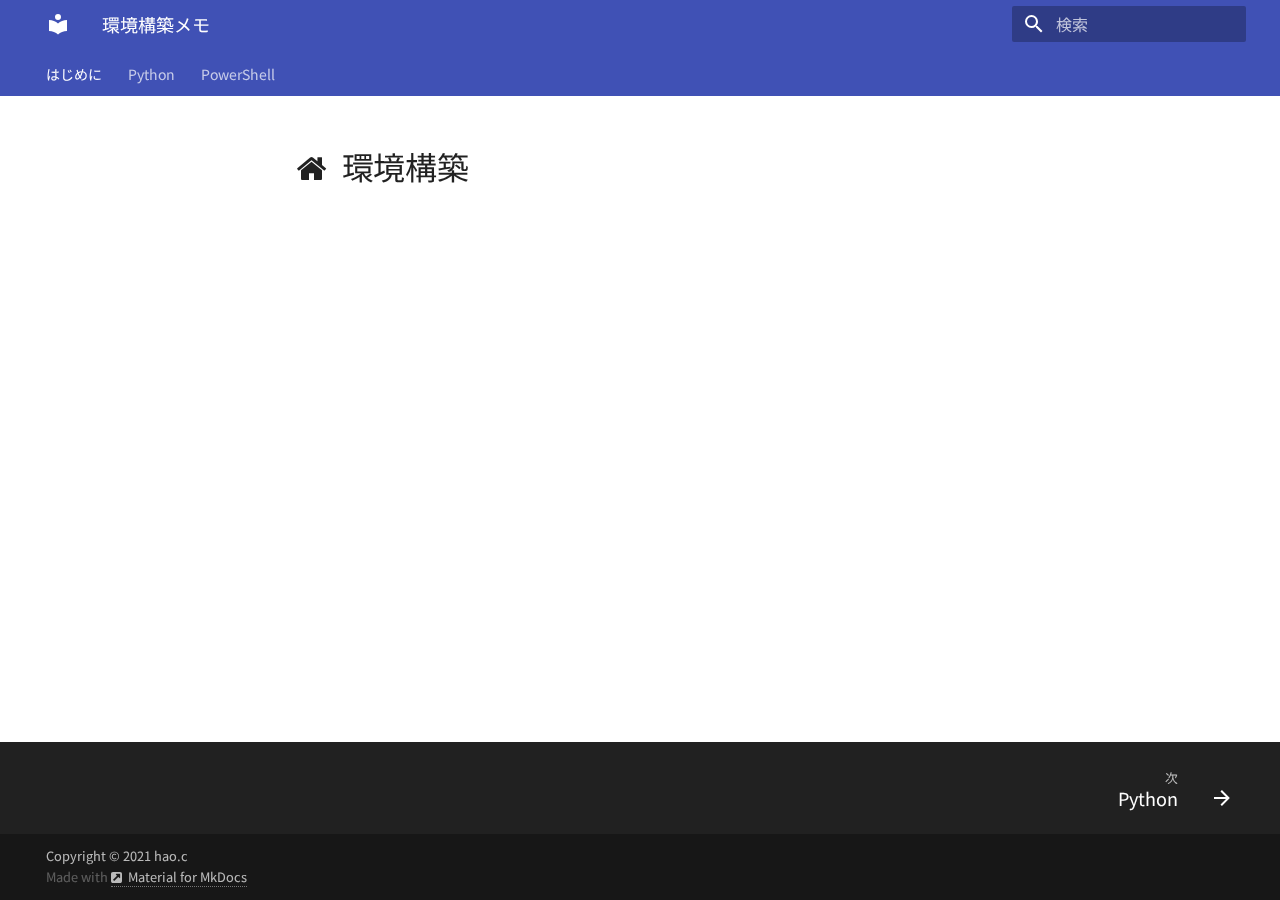
<file: index.html>
<!doctype html>
<html lang="ja" class="no-js">
  <head>
    
      <meta charset="utf-8">
      <meta name="viewport" content="width=device-width,initial-scale=1">
      
      
      
      
      <link rel="icon" href="assets/images/favicon.png">
      <meta name="generator" content="mkdocs-1.2.2, mkdocs-material-7.2.4">
    
    
      
        <title>環境構築メモ</title>
      
    
    
      <link rel="stylesheet" href="assets/stylesheets/main.f7f47774.min.css">
      
        
        <link rel="stylesheet" href="assets/stylesheets/palette.3f5d1f46.min.css">
        
      
    
    
    
      
        
        <link rel="preconnect" href="https://fonts.gstatic.com" crossorigin>
        <link rel="stylesheet" href="https://fonts.googleapis.com/css?family=Noto+Sans+JP:300,400,400i,700%7CInconsolata&display=fallback">
        <style>:root{--md-text-font-family:"Noto Sans JP";--md-code-font-family:"Inconsolata"}</style>
      
    
    
    
      <link rel="stylesheet" href="stylesheets/extra.css">
    
      <link rel="stylesheet" href="https://stackpath.bootstrapcdn.com/font-awesome/4.7.0/css/font-awesome.min.css">
    
    
      


    
    
  </head>
  
  
    
    
    
    
    
    <body dir="ltr" data-md-color-scheme="" data-md-color-primary="none" data-md-color-accent="none">
  
    
    <script>function __prefix(e){return new URL(".",location).pathname+"."+e}function __get(e,t=localStorage){return JSON.parse(t.getItem(__prefix(e)))}</script>
    
    <input class="md-toggle" data-md-toggle="drawer" type="checkbox" id="__drawer" autocomplete="off">
    <input class="md-toggle" data-md-toggle="search" type="checkbox" id="__search" autocomplete="off">
    <label class="md-overlay" for="__drawer"></label>
    <div data-md-component="skip">
      
        
        <a href="#_1" class="md-skip">
          コンテンツにスキップ
        </a>
      
    </div>
    <div data-md-component="announce">
      
    </div>
    
      <header class="md-header" data-md-component="header">
  <nav class="md-header__inner md-grid" aria-label="ヘッダー">
    <a href="." title="環境構築メモ" class="md-header__button md-logo" aria-label="環境構築メモ" data-md-component="logo">
      
  
  <svg xmlns="http://www.w3.org/2000/svg" viewBox="0 0 24 24"><path d="M12 8a3 3 0 0 0 3-3 3 3 0 0 0-3-3 3 3 0 0 0-3 3 3 3 0 0 0 3 3m0 3.54C9.64 9.35 6.5 8 3 8v11c3.5 0 6.64 1.35 9 3.54 2.36-2.19 5.5-3.54 9-3.54V8c-3.5 0-6.64 1.35-9 3.54z"/></svg>

    </a>
    <label class="md-header__button md-icon" for="__drawer">
      <svg xmlns="http://www.w3.org/2000/svg" viewBox="0 0 24 24"><path d="M3 6h18v2H3V6m0 5h18v2H3v-2m0 5h18v2H3v-2z"/></svg>
    </label>
    <div class="md-header__title" data-md-component="header-title">
      <div class="md-header__ellipsis">
        <div class="md-header__topic">
          <span class="md-ellipsis">
            環境構築メモ
          </span>
        </div>
        <div class="md-header__topic" data-md-component="header-topic">
          <span class="md-ellipsis">
            
              はじめに
            
          </span>
        </div>
      </div>
    </div>
    
    
    
      <label class="md-header__button md-icon" for="__search">
        <svg xmlns="http://www.w3.org/2000/svg" viewBox="0 0 24 24"><path d="M9.5 3A6.5 6.5 0 0 1 16 9.5c0 1.61-.59 3.09-1.56 4.23l.27.27h.79l5 5-1.5 1.5-5-5v-.79l-.27-.27A6.516 6.516 0 0 1 9.5 16 6.5 6.5 0 0 1 3 9.5 6.5 6.5 0 0 1 9.5 3m0 2C7 5 5 7 5 9.5S7 14 9.5 14 14 12 14 9.5 12 5 9.5 5z"/></svg>
      </label>
      
<div class="md-search" data-md-component="search" role="dialog">
  <label class="md-search__overlay" for="__search"></label>
  <div class="md-search__inner" role="search">
    <form class="md-search__form" name="search">
      <input type="text" class="md-search__input" name="query" aria-label="検索" placeholder="検索" autocapitalize="off" autocorrect="off" autocomplete="off" spellcheck="false" data-md-component="search-query" required>
      <label class="md-search__icon md-icon" for="__search">
        <svg xmlns="http://www.w3.org/2000/svg" viewBox="0 0 24 24"><path d="M9.5 3A6.5 6.5 0 0 1 16 9.5c0 1.61-.59 3.09-1.56 4.23l.27.27h.79l5 5-1.5 1.5-5-5v-.79l-.27-.27A6.516 6.516 0 0 1 9.5 16 6.5 6.5 0 0 1 3 9.5 6.5 6.5 0 0 1 9.5 3m0 2C7 5 5 7 5 9.5S7 14 9.5 14 14 12 14 9.5 12 5 9.5 5z"/></svg>
        <svg xmlns="http://www.w3.org/2000/svg" viewBox="0 0 24 24"><path d="M20 11v2H8l5.5 5.5-1.42 1.42L4.16 12l7.92-7.92L13.5 5.5 8 11h12z"/></svg>
      </label>
      <nav class="md-search__options" aria-label="Search">
        
        <button type="reset" class="md-search__icon md-icon" aria-label="クリア" tabindex="-1">
          <svg xmlns="http://www.w3.org/2000/svg" viewBox="0 0 24 24"><path d="M19 6.41 17.59 5 12 10.59 6.41 5 5 6.41 10.59 12 5 17.59 6.41 19 12 13.41 17.59 19 19 17.59 13.41 12 19 6.41z"/></svg>
        </button>
      </nav>
      
    </form>
    <div class="md-search__output">
      <div class="md-search__scrollwrap" data-md-scrollfix>
        <div class="md-search-result" data-md-component="search-result">
          <div class="md-search-result__meta">
            検索を初期化
          </div>
          <ol class="md-search-result__list"></ol>
        </div>
      </div>
    </div>
  </div>
</div>
    
    
  </nav>
</header>
    
    <div class="md-container" data-md-component="container">
      
      
        
          
<nav class="md-tabs" aria-label="タブ" data-md-component="tabs">
  <div class="md-tabs__inner md-grid">
    <ul class="md-tabs__list">
      
        
  
  
    
  


  <li class="md-tabs__item">
    <a href="." class="md-tabs__link md-tabs__link--active">
      はじめに
    </a>
  </li>

      
        
  
  


  <li class="md-tabs__item">
    <a href="python/" class="md-tabs__link">
      Python
    </a>
  </li>

      
        
  
  


  <li class="md-tabs__item">
    <a href="powershell/" class="md-tabs__link">
      PowerShell
    </a>
  </li>

      
    </ul>
  </div>
</nav>
        
      
      <main class="md-main" data-md-component="main">
        <div class="md-main__inner md-grid">
          
            
              
              <div class="md-sidebar md-sidebar--primary" data-md-component="sidebar" data-md-type="navigation" >
                <div class="md-sidebar__scrollwrap">
                  <div class="md-sidebar__inner">
                    

  


<nav class="md-nav md-nav--primary md-nav--lifted" aria-label="ナビゲーション" data-md-level="0">
  <label class="md-nav__title" for="__drawer">
    <a href="." title="環境構築メモ" class="md-nav__button md-logo" aria-label="環境構築メモ" data-md-component="logo">
      
  
  <svg xmlns="http://www.w3.org/2000/svg" viewBox="0 0 24 24"><path d="M12 8a3 3 0 0 0 3-3 3 3 0 0 0-3-3 3 3 0 0 0-3 3 3 3 0 0 0 3 3m0 3.54C9.64 9.35 6.5 8 3 8v11c3.5 0 6.64 1.35 9 3.54 2.36-2.19 5.5-3.54 9-3.54V8c-3.5 0-6.64 1.35-9 3.54z"/></svg>

    </a>
    環境構築メモ
  </label>
  
  <ul class="md-nav__list" data-md-scrollfix>
    
      
      
      

  
  
    
  
  
    <li class="md-nav__item md-nav__item--active">
      
      <input class="md-nav__toggle md-toggle" data-md-toggle="toc" type="checkbox" id="__toc">
      
      
        
      
      
      <a href="." class="md-nav__link md-nav__link--active">
        はじめに
      </a>
      
    </li>
  

    
      
      
      

  
  
  
    <li class="md-nav__item">
      <a href="python/" class="md-nav__link">
        Python
      </a>
    </li>
  

    
      
      
      

  
  
  
    <li class="md-nav__item">
      <a href="powershell/" class="md-nav__link">
        PowerShell
      </a>
    </li>
  

    
  </ul>
</nav>
                  </div>
                </div>
              </div>
            
            
              
              <div class="md-sidebar md-sidebar--secondary" data-md-component="sidebar" data-md-type="toc" >
                <div class="md-sidebar__scrollwrap">
                  <div class="md-sidebar__inner">
                    
<nav class="md-nav md-nav--secondary" aria-label="目次">
  
  
  
    
  
  
</nav>
                  </div>
                </div>
              </div>
            
          
          <div class="md-content" data-md-component="content">
            <article class="md-content__inner md-typeset">
              
                
                
                <h1 id="_1">環境構築</h1>
                
              
              
                


              
            </article>
          </div>
        </div>
        
      </main>
      
        
<footer class="md-footer">
  
    <nav class="md-footer__inner md-grid" aria-label="フッター">
      
      
        
        <a href="python/" class="md-footer__link md-footer__link--next" aria-label="次: Python" rel="next">
          <div class="md-footer__title">
            <div class="md-ellipsis">
              <span class="md-footer__direction">
                次
              </span>
              Python
            </div>
          </div>
          <div class="md-footer__button md-icon">
            <svg xmlns="http://www.w3.org/2000/svg" viewBox="0 0 24 24"><path d="M4 11v2h12l-5.5 5.5 1.42 1.42L19.84 12l-7.92-7.92L10.5 5.5 16 11H4z"/></svg>
          </div>
        </a>
      
    </nav>
  
  <div class="md-footer-meta md-typeset">
    <div class="md-footer-meta__inner md-grid">
      <div class="md-footer-copyright">
        
          <div class="md-footer-copyright__highlight">
            Copyright &copy 2021 hao.c
          </div>
        
        Made with
        <a href="https://squidfunk.github.io/mkdocs-material/" target="_blank" rel="noopener">
          Material for MkDocs
        </a>
        
      </div>
      
    </div>
  </div>
</footer>
      
    </div>
    <div class="md-dialog" data-md-component="dialog">
      <div class="md-dialog__inner md-typeset"></div>
    </div>
    <script id="__config" type="application/json">{"base": ".", "features": ["navigation.instant", "navigation.tabs"], "translations": {"clipboard.copy": "\u30af\u30ea\u30c3\u30d7\u30dc\u30fc\u30c9\u3078\u30b3\u30d4\u30fc", "clipboard.copied": "\u30b3\u30d4\u30fc\u3057\u307e\u3057\u305f", "search.config.lang": "ja", "search.config.pipeline": "trimmer, stemmer", "search.config.separator": "[\\s\\-\u3000\u3001\u3002\uff0c\uff0e]+", "search.placeholder": "\u691c\u7d22", "search.result.placeholder": "\u691c\u7d22\u30ad\u30fc\u30ef\u30fc\u30c9\u3092\u5165\u529b\u3057\u3066\u304f\u3060\u3055\u3044", "search.result.none": "\u4f55\u3082\u898b\u3064\u304b\u308a\u307e\u305b\u3093\u3067\u3057\u305f", "search.result.one": "1\u4ef6\u898b\u3064\u304b\u308a\u307e\u3057\u305f", "search.result.other": "#\u4ef6\u898b\u3064\u304b\u308a\u307e\u3057\u305f", "search.result.more.one": "\u3053\u306e\u30da\u30fc\u30b8\u5185\u306b\u3082\u30461\u4ef6\u898b\u3064\u304b\u308a\u307e\u3057\u305f", "search.result.more.other": "\u3053\u306e\u30da\u30fc\u30b8\u5185\u306b\u3042\u3068#\u4ef6\u898b\u3064\u304b\u308a\u307e\u3057\u305f", "search.result.term.missing": "\u691c\u7d22\u306b\u542b\u307e\u308c\u306a\u3044", "select.version.title": "Select version"}, "search": "assets/javascripts/workers/search.709b4209.min.js", "version": null}</script>
    
    
      <script src="assets/javascripts/bundle.febc23d1.min.js"></script>
      
    
  </body>
</html>
</file>
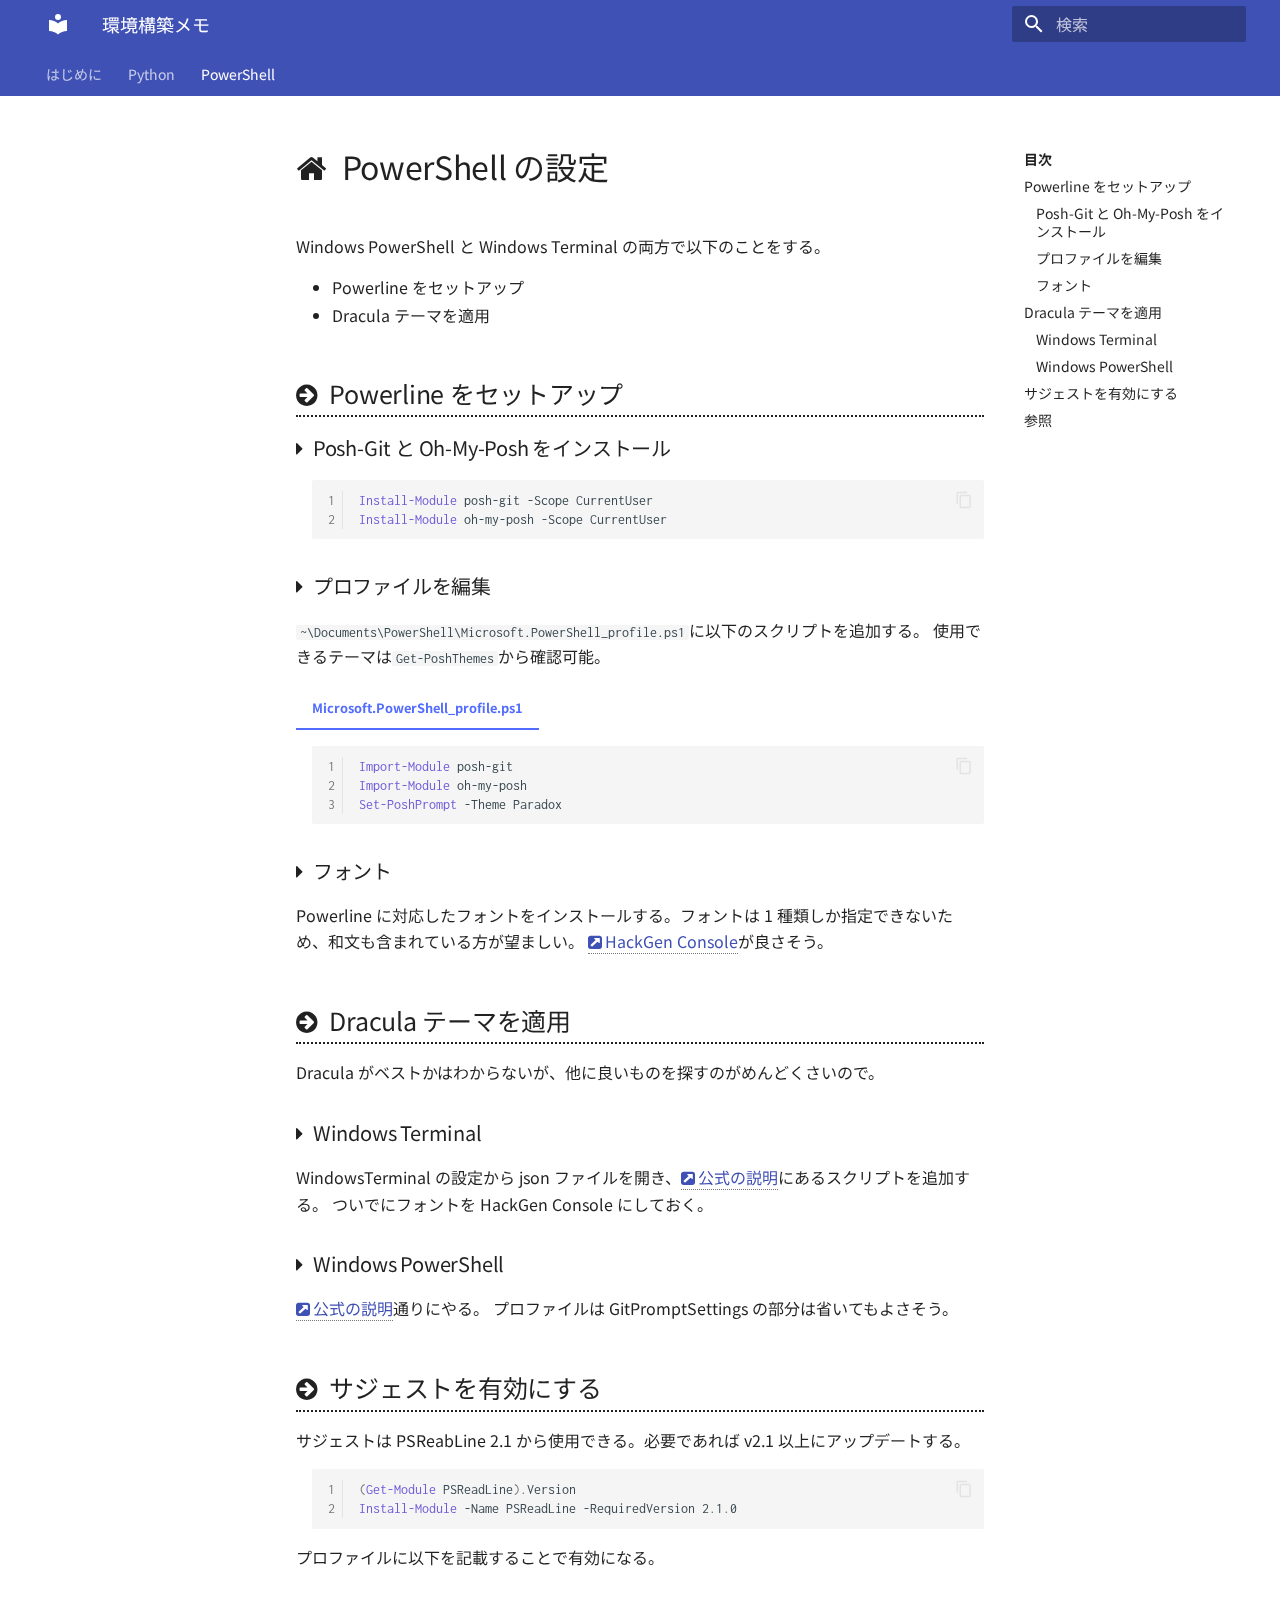
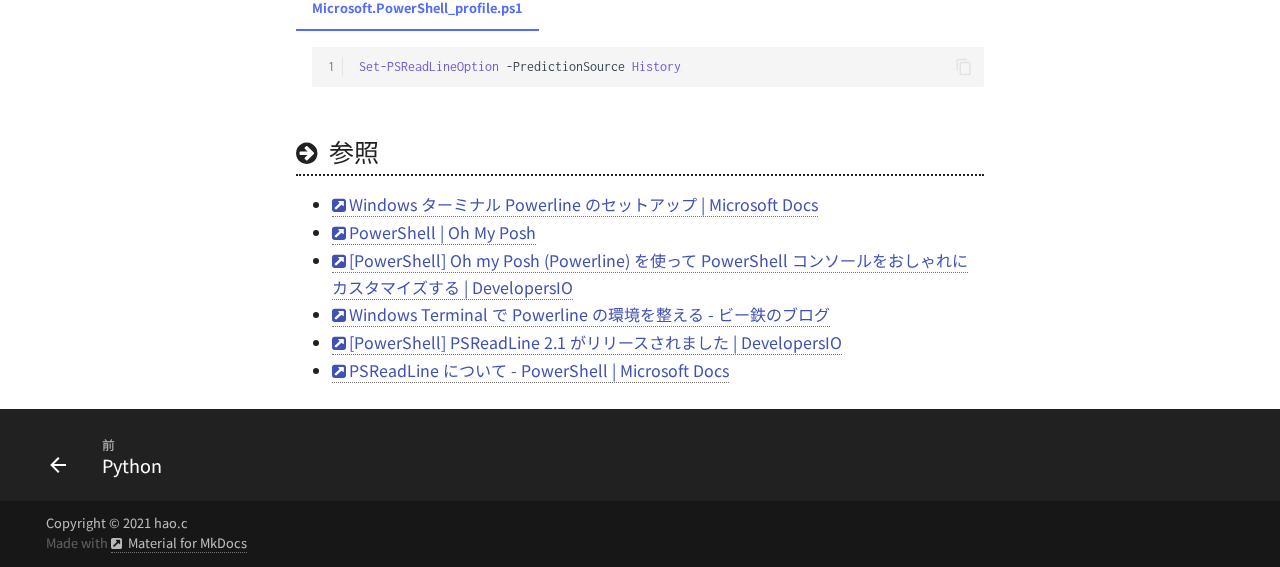
<file: powershell/index.html>
<!doctype html>
<html lang="ja" class="no-js">
  <head>
    
      <meta charset="utf-8">
      <meta name="viewport" content="width=device-width,initial-scale=1">
      
      
      
      
      <link rel="icon" href="../assets/images/favicon.png">
      <meta name="generator" content="mkdocs-1.2.2, mkdocs-material-7.2.4">
    
    
      
        <title>PowerShell - 環境構築メモ</title>
      
    
    
      <link rel="stylesheet" href="../assets/stylesheets/main.f7f47774.min.css">
      
        
        <link rel="stylesheet" href="../assets/stylesheets/palette.3f5d1f46.min.css">
        
      
    
    
    
      
        
        <link rel="preconnect" href="https://fonts.gstatic.com" crossorigin>
        <link rel="stylesheet" href="https://fonts.googleapis.com/css?family=Noto+Sans+JP:300,400,400i,700%7CInconsolata&display=fallback">
        <style>:root{--md-text-font-family:"Noto Sans JP";--md-code-font-family:"Inconsolata"}</style>
      
    
    
    
      <link rel="stylesheet" href="../stylesheets/extra.css">
    
      <link rel="stylesheet" href="https://stackpath.bootstrapcdn.com/font-awesome/4.7.0/css/font-awesome.min.css">
    
    
      


    
    
  </head>
  
  
    
    
    
    
    
    <body dir="ltr" data-md-color-scheme="" data-md-color-primary="none" data-md-color-accent="none">
  
    
    <script>function __prefix(e){return new URL("..",location).pathname+"."+e}function __get(e,t=localStorage){return JSON.parse(t.getItem(__prefix(e)))}</script>
    
    <input class="md-toggle" data-md-toggle="drawer" type="checkbox" id="__drawer" autocomplete="off">
    <input class="md-toggle" data-md-toggle="search" type="checkbox" id="__search" autocomplete="off">
    <label class="md-overlay" for="__drawer"></label>
    <div data-md-component="skip">
      
        
        <a href="#powershell" class="md-skip">
          コンテンツにスキップ
        </a>
      
    </div>
    <div data-md-component="announce">
      
    </div>
    
      <header class="md-header" data-md-component="header">
  <nav class="md-header__inner md-grid" aria-label="ヘッダー">
    <a href=".." title="環境構築メモ" class="md-header__button md-logo" aria-label="環境構築メモ" data-md-component="logo">
      
  
  <svg xmlns="http://www.w3.org/2000/svg" viewBox="0 0 24 24"><path d="M12 8a3 3 0 0 0 3-3 3 3 0 0 0-3-3 3 3 0 0 0-3 3 3 3 0 0 0 3 3m0 3.54C9.64 9.35 6.5 8 3 8v11c3.5 0 6.64 1.35 9 3.54 2.36-2.19 5.5-3.54 9-3.54V8c-3.5 0-6.64 1.35-9 3.54z"/></svg>

    </a>
    <label class="md-header__button md-icon" for="__drawer">
      <svg xmlns="http://www.w3.org/2000/svg" viewBox="0 0 24 24"><path d="M3 6h18v2H3V6m0 5h18v2H3v-2m0 5h18v2H3v-2z"/></svg>
    </label>
    <div class="md-header__title" data-md-component="header-title">
      <div class="md-header__ellipsis">
        <div class="md-header__topic">
          <span class="md-ellipsis">
            環境構築メモ
          </span>
        </div>
        <div class="md-header__topic" data-md-component="header-topic">
          <span class="md-ellipsis">
            
              PowerShell
            
          </span>
        </div>
      </div>
    </div>
    
    
    
      <label class="md-header__button md-icon" for="__search">
        <svg xmlns="http://www.w3.org/2000/svg" viewBox="0 0 24 24"><path d="M9.5 3A6.5 6.5 0 0 1 16 9.5c0 1.61-.59 3.09-1.56 4.23l.27.27h.79l5 5-1.5 1.5-5-5v-.79l-.27-.27A6.516 6.516 0 0 1 9.5 16 6.5 6.5 0 0 1 3 9.5 6.5 6.5 0 0 1 9.5 3m0 2C7 5 5 7 5 9.5S7 14 9.5 14 14 12 14 9.5 12 5 9.5 5z"/></svg>
      </label>
      
<div class="md-search" data-md-component="search" role="dialog">
  <label class="md-search__overlay" for="__search"></label>
  <div class="md-search__inner" role="search">
    <form class="md-search__form" name="search">
      <input type="text" class="md-search__input" name="query" aria-label="検索" placeholder="検索" autocapitalize="off" autocorrect="off" autocomplete="off" spellcheck="false" data-md-component="search-query" required>
      <label class="md-search__icon md-icon" for="__search">
        <svg xmlns="http://www.w3.org/2000/svg" viewBox="0 0 24 24"><path d="M9.5 3A6.5 6.5 0 0 1 16 9.5c0 1.61-.59 3.09-1.56 4.23l.27.27h.79l5 5-1.5 1.5-5-5v-.79l-.27-.27A6.516 6.516 0 0 1 9.5 16 6.5 6.5 0 0 1 3 9.5 6.5 6.5 0 0 1 9.5 3m0 2C7 5 5 7 5 9.5S7 14 9.5 14 14 12 14 9.5 12 5 9.5 5z"/></svg>
        <svg xmlns="http://www.w3.org/2000/svg" viewBox="0 0 24 24"><path d="M20 11v2H8l5.5 5.5-1.42 1.42L4.16 12l7.92-7.92L13.5 5.5 8 11h12z"/></svg>
      </label>
      <nav class="md-search__options" aria-label="Search">
        
        <button type="reset" class="md-search__icon md-icon" aria-label="クリア" tabindex="-1">
          <svg xmlns="http://www.w3.org/2000/svg" viewBox="0 0 24 24"><path d="M19 6.41 17.59 5 12 10.59 6.41 5 5 6.41 10.59 12 5 17.59 6.41 19 12 13.41 17.59 19 19 17.59 13.41 12 19 6.41z"/></svg>
        </button>
      </nav>
      
    </form>
    <div class="md-search__output">
      <div class="md-search__scrollwrap" data-md-scrollfix>
        <div class="md-search-result" data-md-component="search-result">
          <div class="md-search-result__meta">
            検索を初期化
          </div>
          <ol class="md-search-result__list"></ol>
        </div>
      </div>
    </div>
  </div>
</div>
    
    
  </nav>
</header>
    
    <div class="md-container" data-md-component="container">
      
      
        
          
<nav class="md-tabs" aria-label="タブ" data-md-component="tabs">
  <div class="md-tabs__inner md-grid">
    <ul class="md-tabs__list">
      
        
  
  


  <li class="md-tabs__item">
    <a href=".." class="md-tabs__link">
      はじめに
    </a>
  </li>

      
        
  
  


  <li class="md-tabs__item">
    <a href="../python/" class="md-tabs__link">
      Python
    </a>
  </li>

      
        
  
  
    
  


  <li class="md-tabs__item">
    <a href="./" class="md-tabs__link md-tabs__link--active">
      PowerShell
    </a>
  </li>

      
    </ul>
  </div>
</nav>
        
      
      <main class="md-main" data-md-component="main">
        <div class="md-main__inner md-grid">
          
            
              
              <div class="md-sidebar md-sidebar--primary" data-md-component="sidebar" data-md-type="navigation" >
                <div class="md-sidebar__scrollwrap">
                  <div class="md-sidebar__inner">
                    

  


<nav class="md-nav md-nav--primary md-nav--lifted" aria-label="ナビゲーション" data-md-level="0">
  <label class="md-nav__title" for="__drawer">
    <a href=".." title="環境構築メモ" class="md-nav__button md-logo" aria-label="環境構築メモ" data-md-component="logo">
      
  
  <svg xmlns="http://www.w3.org/2000/svg" viewBox="0 0 24 24"><path d="M12 8a3 3 0 0 0 3-3 3 3 0 0 0-3-3 3 3 0 0 0-3 3 3 3 0 0 0 3 3m0 3.54C9.64 9.35 6.5 8 3 8v11c3.5 0 6.64 1.35 9 3.54 2.36-2.19 5.5-3.54 9-3.54V8c-3.5 0-6.64 1.35-9 3.54z"/></svg>

    </a>
    環境構築メモ
  </label>
  
  <ul class="md-nav__list" data-md-scrollfix>
    
      
      
      

  
  
  
    <li class="md-nav__item">
      <a href=".." class="md-nav__link">
        はじめに
      </a>
    </li>
  

    
      
      
      

  
  
  
    <li class="md-nav__item">
      <a href="../python/" class="md-nav__link">
        Python
      </a>
    </li>
  

    
      
      
      

  
  
    
  
  
    <li class="md-nav__item md-nav__item--active">
      
      <input class="md-nav__toggle md-toggle" data-md-toggle="toc" type="checkbox" id="__toc">
      
      
        
      
      
        <label class="md-nav__link md-nav__link--active" for="__toc">
          PowerShell
          <span class="md-nav__icon md-icon"></span>
        </label>
      
      <a href="./" class="md-nav__link md-nav__link--active">
        PowerShell
      </a>
      
        
<nav class="md-nav md-nav--secondary" aria-label="目次">
  
  
  
    
  
  
    <label class="md-nav__title" for="__toc">
      <span class="md-nav__icon md-icon"></span>
      目次
    </label>
    <ul class="md-nav__list" data-md-component="toc" data-md-scrollfix>
      
        <li class="md-nav__item">
  <a href="#powerline" class="md-nav__link">
    Powerline をセットアップ
  </a>
  
    <nav class="md-nav" aria-label="Powerline をセットアップ">
      <ul class="md-nav__list">
        
          <li class="md-nav__item">
  <a href="#posh-git-oh-my-posh" class="md-nav__link">
    Posh-Git と Oh-My-Posh をインストール
  </a>
  
</li>
        
          <li class="md-nav__item">
  <a href="#_1" class="md-nav__link">
    プロファイルを編集
  </a>
  
</li>
        
          <li class="md-nav__item">
  <a href="#_2" class="md-nav__link">
    フォント
  </a>
  
</li>
        
      </ul>
    </nav>
  
</li>
      
        <li class="md-nav__item">
  <a href="#dracula" class="md-nav__link">
    Dracula テーマを適用
  </a>
  
    <nav class="md-nav" aria-label="Dracula テーマを適用">
      <ul class="md-nav__list">
        
          <li class="md-nav__item">
  <a href="#windows-terminal" class="md-nav__link">
    Windows Terminal
  </a>
  
</li>
        
          <li class="md-nav__item">
  <a href="#windows-powershell" class="md-nav__link">
    Windows PowerShell
  </a>
  
</li>
        
      </ul>
    </nav>
  
</li>
      
        <li class="md-nav__item">
  <a href="#_3" class="md-nav__link">
    サジェストを有効にする
  </a>
  
</li>
      
        <li class="md-nav__item">
  <a href="#_4" class="md-nav__link">
    参照
  </a>
  
</li>
      
    </ul>
  
</nav>
      
    </li>
  

    
  </ul>
</nav>
                  </div>
                </div>
              </div>
            
            
              
              <div class="md-sidebar md-sidebar--secondary" data-md-component="sidebar" data-md-type="toc" >
                <div class="md-sidebar__scrollwrap">
                  <div class="md-sidebar__inner">
                    
<nav class="md-nav md-nav--secondary" aria-label="目次">
  
  
  
    
  
  
    <label class="md-nav__title" for="__toc">
      <span class="md-nav__icon md-icon"></span>
      目次
    </label>
    <ul class="md-nav__list" data-md-component="toc" data-md-scrollfix>
      
        <li class="md-nav__item">
  <a href="#powerline" class="md-nav__link">
    Powerline をセットアップ
  </a>
  
    <nav class="md-nav" aria-label="Powerline をセットアップ">
      <ul class="md-nav__list">
        
          <li class="md-nav__item">
  <a href="#posh-git-oh-my-posh" class="md-nav__link">
    Posh-Git と Oh-My-Posh をインストール
  </a>
  
</li>
        
          <li class="md-nav__item">
  <a href="#_1" class="md-nav__link">
    プロファイルを編集
  </a>
  
</li>
        
          <li class="md-nav__item">
  <a href="#_2" class="md-nav__link">
    フォント
  </a>
  
</li>
        
      </ul>
    </nav>
  
</li>
      
        <li class="md-nav__item">
  <a href="#dracula" class="md-nav__link">
    Dracula テーマを適用
  </a>
  
    <nav class="md-nav" aria-label="Dracula テーマを適用">
      <ul class="md-nav__list">
        
          <li class="md-nav__item">
  <a href="#windows-terminal" class="md-nav__link">
    Windows Terminal
  </a>
  
</li>
        
          <li class="md-nav__item">
  <a href="#windows-powershell" class="md-nav__link">
    Windows PowerShell
  </a>
  
</li>
        
      </ul>
    </nav>
  
</li>
      
        <li class="md-nav__item">
  <a href="#_3" class="md-nav__link">
    サジェストを有効にする
  </a>
  
</li>
      
        <li class="md-nav__item">
  <a href="#_4" class="md-nav__link">
    参照
  </a>
  
</li>
      
    </ul>
  
</nav>
                  </div>
                </div>
              </div>
            
          
          <div class="md-content" data-md-component="content">
            <article class="md-content__inner md-typeset">
              
                
                
                <h1 id="powershell">PowerShell の設定</h1>
<p>Windows PowerShell と Windows Terminal の両方で以下のことをする。</p>
<ul>
<li>Powerline をセットアップ</li>
<li>Dracula テーマを適用</li>
</ul>
<h2 id="powerline">Powerline をセットアップ</h2>
<h3 id="posh-git-oh-my-posh">Posh-Git と Oh-My-Posh をインストール</h3>
<table class="highlighttable"><tr><td class="linenos"><div class="linenodiv"><pre><span></span><span class="normal">1</span>
<span class="normal">2</span></pre></div></td><td class="code"><div class="highlight"><pre><span></span><code><span class="nb">Install-Module</span> <span class="n">posh-git</span> <span class="n">-Scope</span> <span class="n">CurrentUser</span>
<span class="nb">Install-Module</span> <span class="n">oh-my-posh</span> <span class="n">-Scope</span> <span class="n">CurrentUser</span>
</code></pre></div>
</td></tr></table>
<h3 id="_1">プロファイルを編集</h3>
<p><code>~\Documents\PowerShell\Microsoft.PowerShell_profile.ps1</code>に以下のスクリプトを追加する。
使用できるテーマは<code>Get-PoshThemes</code>から確認可能。</p>
<div class="tabbed-set" data-tabs="1:1"><input checked="checked" id="__tabbed_1_1" name="__tabbed_1" type="radio" /><label for="__tabbed_1_1">Microsoft.PowerShell_profile.ps1</label><div class="tabbed-content"></div>
</div>
<table class="highlighttable"><tr><td class="linenos"><div class="linenodiv"><pre><span></span><span class="normal">1</span>
<span class="normal">2</span>
<span class="normal">3</span></pre></div></td><td class="code"><div class="highlight"><pre><span></span><code><span class="nb">Import-Module</span> <span class="n">posh-git</span>
<span class="nb">Import-Module</span> <span class="n">oh-my-posh</span>
<span class="nb">Set-PoshPrompt</span> <span class="n">-Theme</span> <span class="n">Paradox</span>
</code></pre></div>
</td></tr></table>
<h3 id="_2">フォント</h3>
<p>Powerline に対応したフォントをインストールする。フォントは 1 種類しか指定できないため、和文も含まれている方が望ましい。
<a href="https://github.com/yuru7/HackGen">HackGen Console</a>が良さそう。</p>
<h2 id="dracula">Dracula テーマを適用</h2>
<p>Dracula がベストかはわからないが、他に良いものを探すのがめんどくさいので。</p>
<h3 id="windows-terminal">Windows Terminal</h3>
<p>WindowsTerminal の設定から json ファイルを開き、<a href="https://draculatheme.com/windows-terminal">公式の説明</a>にあるスクリプトを追加する。
ついでにフォントを HackGen Console にしておく。</p>
<h3 id="windows-powershell">Windows PowerShell</h3>
<p><a href="https://draculatheme.com/powershell">公式の説明</a>通りにやる。
プロファイルは GitPromptSettings の部分は省いてもよさそう。</p>
<h2 id="_3">サジェストを有効にする</h2>
<p>サジェストは PSReabLine 2.1 から使用できる。必要であれば v2.1 以上にアップデートする。</p>
<table class="highlighttable"><tr><td class="linenos"><div class="linenodiv"><pre><span></span><span class="normal">1</span>
<span class="normal">2</span></pre></div></td><td class="code"><div class="highlight"><pre><span></span><code><span class="p">(</span><span class="nb">Get-Module</span> <span class="n">PSReadLine</span><span class="p">).</span><span class="n">Version</span>
<span class="nb">Install-Module</span> <span class="n">-Name</span> <span class="n">PSReadLine</span> <span class="n">-RequiredVersion</span> <span class="n">2</span><span class="p">.</span><span class="n">1</span><span class="p">.</span><span class="n">0</span>
</code></pre></div>
</td></tr></table>
<p>プロファイルに以下を記載することで有効になる。</p>
<div class="tabbed-set" data-tabs="2:1"><input checked="checked" id="__tabbed_2_1" name="__tabbed_2" type="radio" /><label for="__tabbed_2_1">Microsoft.PowerShell_profile.ps1</label><div class="tabbed-content"></div>
</div>
<table class="highlighttable"><tr><td class="linenos"><div class="linenodiv"><pre><span></span><span class="normal">1</span></pre></div></td><td class="code"><div class="highlight"><pre><span></span><code><span class="nb">Set-PSReadLineOption</span> <span class="n">-PredictionSource</span> <span class="nb">History</span>
</code></pre></div>
</td></tr></table>
<h2 id="_4">参照</h2>
<ul>
<li><a href="https://docs.microsoft.com/ja-jp/windows/terminal/tutorials/powerline-setup">Windows ターミナル Powerline のセットアップ | Microsoft Docs</a></li>
<li><a href="https://ohmyposh.dev/docs/pwsh">PowerShell | Oh My Posh</a></li>
<li><a href="https://dev.classmethod.jp/articles/customize-your-powershell-console-with-oh-my-posh3/">[PowerShell] Oh my Posh (Powerline) を使って PowerShell コンソールをおしゃれにカスタマイズする | DevelopersIO</a></li>
<li><a href="https://www.beeete2.com/blog/?p=2619">Windows Terminal で Powerline の環境を整える - ビー鉄のブログ</a></li>
<li><a href="https://dev.classmethod.jp/articles/powershell-psreadline-21-released/">[PowerShell] PSReadLine 2.1 がリリースされました | DevelopersIO</a></li>
<li><a href="https://docs.microsoft.com/ja-jp/powershell/module/psreadline/about/about_psreadline?view=powershell-7.1">PSReadLine について - PowerShell | Microsoft Docs</a></li>
</ul>
                
              
              
                


              
            </article>
          </div>
        </div>
        
      </main>
      
        
<footer class="md-footer">
  
    <nav class="md-footer__inner md-grid" aria-label="フッター">
      
        
        <a href="../python/" class="md-footer__link md-footer__link--prev" aria-label="前: Python" rel="prev">
          <div class="md-footer__button md-icon">
            <svg xmlns="http://www.w3.org/2000/svg" viewBox="0 0 24 24"><path d="M20 11v2H8l5.5 5.5-1.42 1.42L4.16 12l7.92-7.92L13.5 5.5 8 11h12z"/></svg>
          </div>
          <div class="md-footer__title">
            <div class="md-ellipsis">
              <span class="md-footer__direction">
                前
              </span>
              Python
            </div>
          </div>
        </a>
      
      
    </nav>
  
  <div class="md-footer-meta md-typeset">
    <div class="md-footer-meta__inner md-grid">
      <div class="md-footer-copyright">
        
          <div class="md-footer-copyright__highlight">
            Copyright &copy 2021 hao.c
          </div>
        
        Made with
        <a href="https://squidfunk.github.io/mkdocs-material/" target="_blank" rel="noopener">
          Material for MkDocs
        </a>
        
      </div>
      
    </div>
  </div>
</footer>
      
    </div>
    <div class="md-dialog" data-md-component="dialog">
      <div class="md-dialog__inner md-typeset"></div>
    </div>
    <script id="__config" type="application/json">{"base": "..", "features": ["navigation.instant", "navigation.tabs"], "translations": {"clipboard.copy": "\u30af\u30ea\u30c3\u30d7\u30dc\u30fc\u30c9\u3078\u30b3\u30d4\u30fc", "clipboard.copied": "\u30b3\u30d4\u30fc\u3057\u307e\u3057\u305f", "search.config.lang": "ja", "search.config.pipeline": "trimmer, stemmer", "search.config.separator": "[\\s\\-\u3000\u3001\u3002\uff0c\uff0e]+", "search.placeholder": "\u691c\u7d22", "search.result.placeholder": "\u691c\u7d22\u30ad\u30fc\u30ef\u30fc\u30c9\u3092\u5165\u529b\u3057\u3066\u304f\u3060\u3055\u3044", "search.result.none": "\u4f55\u3082\u898b\u3064\u304b\u308a\u307e\u305b\u3093\u3067\u3057\u305f", "search.result.one": "1\u4ef6\u898b\u3064\u304b\u308a\u307e\u3057\u305f", "search.result.other": "#\u4ef6\u898b\u3064\u304b\u308a\u307e\u3057\u305f", "search.result.more.one": "\u3053\u306e\u30da\u30fc\u30b8\u5185\u306b\u3082\u30461\u4ef6\u898b\u3064\u304b\u308a\u307e\u3057\u305f", "search.result.more.other": "\u3053\u306e\u30da\u30fc\u30b8\u5185\u306b\u3042\u3068#\u4ef6\u898b\u3064\u304b\u308a\u307e\u3057\u305f", "search.result.term.missing": "\u691c\u7d22\u306b\u542b\u307e\u308c\u306a\u3044", "select.version.title": "Select version"}, "search": "../assets/javascripts/workers/search.709b4209.min.js", "version": null}</script>
    
    
      <script src="../assets/javascripts/bundle.febc23d1.min.js"></script>
      
    
  </body>
</html>
</file>
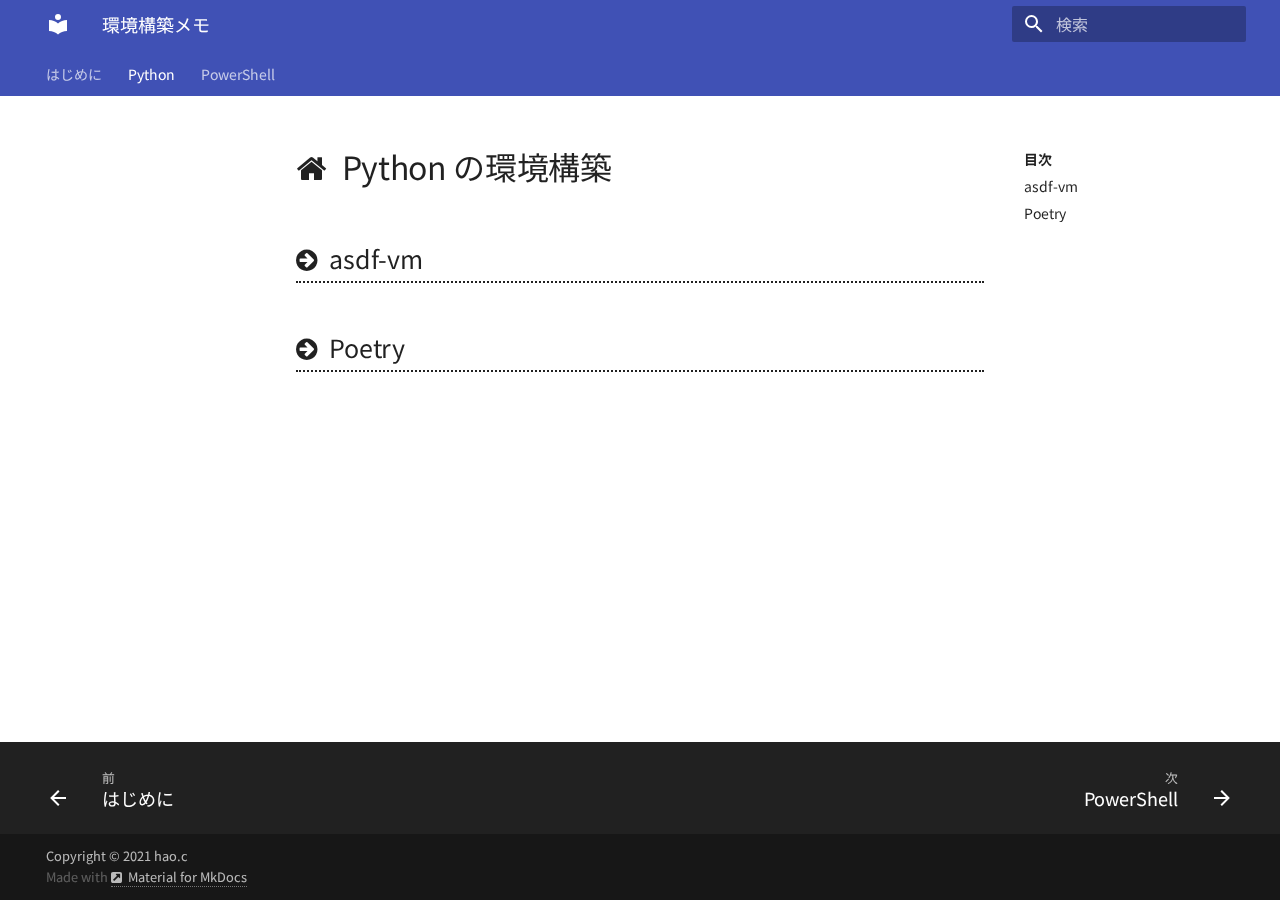
<file: python/index.html>
<!doctype html>
<html lang="ja" class="no-js">
  <head>
    
      <meta charset="utf-8">
      <meta name="viewport" content="width=device-width,initial-scale=1">
      
      
      
      
      <link rel="icon" href="../assets/images/favicon.png">
      <meta name="generator" content="mkdocs-1.2.2, mkdocs-material-7.2.4">
    
    
      
        <title>Python - 環境構築メモ</title>
      
    
    
      <link rel="stylesheet" href="../assets/stylesheets/main.f7f47774.min.css">
      
        
        <link rel="stylesheet" href="../assets/stylesheets/palette.3f5d1f46.min.css">
        
      
    
    
    
      
        
        <link rel="preconnect" href="https://fonts.gstatic.com" crossorigin>
        <link rel="stylesheet" href="https://fonts.googleapis.com/css?family=Noto+Sans+JP:300,400,400i,700%7CInconsolata&display=fallback">
        <style>:root{--md-text-font-family:"Noto Sans JP";--md-code-font-family:"Inconsolata"}</style>
      
    
    
    
      <link rel="stylesheet" href="../stylesheets/extra.css">
    
      <link rel="stylesheet" href="https://stackpath.bootstrapcdn.com/font-awesome/4.7.0/css/font-awesome.min.css">
    
    
      


    
    
  </head>
  
  
    
    
    
    
    
    <body dir="ltr" data-md-color-scheme="" data-md-color-primary="none" data-md-color-accent="none">
  
    
    <script>function __prefix(e){return new URL("..",location).pathname+"."+e}function __get(e,t=localStorage){return JSON.parse(t.getItem(__prefix(e)))}</script>
    
    <input class="md-toggle" data-md-toggle="drawer" type="checkbox" id="__drawer" autocomplete="off">
    <input class="md-toggle" data-md-toggle="search" type="checkbox" id="__search" autocomplete="off">
    <label class="md-overlay" for="__drawer"></label>
    <div data-md-component="skip">
      
        
        <a href="#python" class="md-skip">
          コンテンツにスキップ
        </a>
      
    </div>
    <div data-md-component="announce">
      
    </div>
    
      <header class="md-header" data-md-component="header">
  <nav class="md-header__inner md-grid" aria-label="ヘッダー">
    <a href=".." title="環境構築メモ" class="md-header__button md-logo" aria-label="環境構築メモ" data-md-component="logo">
      
  
  <svg xmlns="http://www.w3.org/2000/svg" viewBox="0 0 24 24"><path d="M12 8a3 3 0 0 0 3-3 3 3 0 0 0-3-3 3 3 0 0 0-3 3 3 3 0 0 0 3 3m0 3.54C9.64 9.35 6.5 8 3 8v11c3.5 0 6.64 1.35 9 3.54 2.36-2.19 5.5-3.54 9-3.54V8c-3.5 0-6.64 1.35-9 3.54z"/></svg>

    </a>
    <label class="md-header__button md-icon" for="__drawer">
      <svg xmlns="http://www.w3.org/2000/svg" viewBox="0 0 24 24"><path d="M3 6h18v2H3V6m0 5h18v2H3v-2m0 5h18v2H3v-2z"/></svg>
    </label>
    <div class="md-header__title" data-md-component="header-title">
      <div class="md-header__ellipsis">
        <div class="md-header__topic">
          <span class="md-ellipsis">
            環境構築メモ
          </span>
        </div>
        <div class="md-header__topic" data-md-component="header-topic">
          <span class="md-ellipsis">
            
              Python
            
          </span>
        </div>
      </div>
    </div>
    
    
    
      <label class="md-header__button md-icon" for="__search">
        <svg xmlns="http://www.w3.org/2000/svg" viewBox="0 0 24 24"><path d="M9.5 3A6.5 6.5 0 0 1 16 9.5c0 1.61-.59 3.09-1.56 4.23l.27.27h.79l5 5-1.5 1.5-5-5v-.79l-.27-.27A6.516 6.516 0 0 1 9.5 16 6.5 6.5 0 0 1 3 9.5 6.5 6.5 0 0 1 9.5 3m0 2C7 5 5 7 5 9.5S7 14 9.5 14 14 12 14 9.5 12 5 9.5 5z"/></svg>
      </label>
      
<div class="md-search" data-md-component="search" role="dialog">
  <label class="md-search__overlay" for="__search"></label>
  <div class="md-search__inner" role="search">
    <form class="md-search__form" name="search">
      <input type="text" class="md-search__input" name="query" aria-label="検索" placeholder="検索" autocapitalize="off" autocorrect="off" autocomplete="off" spellcheck="false" data-md-component="search-query" required>
      <label class="md-search__icon md-icon" for="__search">
        <svg xmlns="http://www.w3.org/2000/svg" viewBox="0 0 24 24"><path d="M9.5 3A6.5 6.5 0 0 1 16 9.5c0 1.61-.59 3.09-1.56 4.23l.27.27h.79l5 5-1.5 1.5-5-5v-.79l-.27-.27A6.516 6.516 0 0 1 9.5 16 6.5 6.5 0 0 1 3 9.5 6.5 6.5 0 0 1 9.5 3m0 2C7 5 5 7 5 9.5S7 14 9.5 14 14 12 14 9.5 12 5 9.5 5z"/></svg>
        <svg xmlns="http://www.w3.org/2000/svg" viewBox="0 0 24 24"><path d="M20 11v2H8l5.5 5.5-1.42 1.42L4.16 12l7.92-7.92L13.5 5.5 8 11h12z"/></svg>
      </label>
      <nav class="md-search__options" aria-label="Search">
        
        <button type="reset" class="md-search__icon md-icon" aria-label="クリア" tabindex="-1">
          <svg xmlns="http://www.w3.org/2000/svg" viewBox="0 0 24 24"><path d="M19 6.41 17.59 5 12 10.59 6.41 5 5 6.41 10.59 12 5 17.59 6.41 19 12 13.41 17.59 19 19 17.59 13.41 12 19 6.41z"/></svg>
        </button>
      </nav>
      
    </form>
    <div class="md-search__output">
      <div class="md-search__scrollwrap" data-md-scrollfix>
        <div class="md-search-result" data-md-component="search-result">
          <div class="md-search-result__meta">
            検索を初期化
          </div>
          <ol class="md-search-result__list"></ol>
        </div>
      </div>
    </div>
  </div>
</div>
    
    
  </nav>
</header>
    
    <div class="md-container" data-md-component="container">
      
      
        
          
<nav class="md-tabs" aria-label="タブ" data-md-component="tabs">
  <div class="md-tabs__inner md-grid">
    <ul class="md-tabs__list">
      
        
  
  


  <li class="md-tabs__item">
    <a href=".." class="md-tabs__link">
      はじめに
    </a>
  </li>

      
        
  
  
    
  


  <li class="md-tabs__item">
    <a href="./" class="md-tabs__link md-tabs__link--active">
      Python
    </a>
  </li>

      
        
  
  


  <li class="md-tabs__item">
    <a href="../powershell/" class="md-tabs__link">
      PowerShell
    </a>
  </li>

      
    </ul>
  </div>
</nav>
        
      
      <main class="md-main" data-md-component="main">
        <div class="md-main__inner md-grid">
          
            
              
              <div class="md-sidebar md-sidebar--primary" data-md-component="sidebar" data-md-type="navigation" >
                <div class="md-sidebar__scrollwrap">
                  <div class="md-sidebar__inner">
                    

  


<nav class="md-nav md-nav--primary md-nav--lifted" aria-label="ナビゲーション" data-md-level="0">
  <label class="md-nav__title" for="__drawer">
    <a href=".." title="環境構築メモ" class="md-nav__button md-logo" aria-label="環境構築メモ" data-md-component="logo">
      
  
  <svg xmlns="http://www.w3.org/2000/svg" viewBox="0 0 24 24"><path d="M12 8a3 3 0 0 0 3-3 3 3 0 0 0-3-3 3 3 0 0 0-3 3 3 3 0 0 0 3 3m0 3.54C9.64 9.35 6.5 8 3 8v11c3.5 0 6.64 1.35 9 3.54 2.36-2.19 5.5-3.54 9-3.54V8c-3.5 0-6.64 1.35-9 3.54z"/></svg>

    </a>
    環境構築メモ
  </label>
  
  <ul class="md-nav__list" data-md-scrollfix>
    
      
      
      

  
  
  
    <li class="md-nav__item">
      <a href=".." class="md-nav__link">
        はじめに
      </a>
    </li>
  

    
      
      
      

  
  
    
  
  
    <li class="md-nav__item md-nav__item--active">
      
      <input class="md-nav__toggle md-toggle" data-md-toggle="toc" type="checkbox" id="__toc">
      
      
        
      
      
        <label class="md-nav__link md-nav__link--active" for="__toc">
          Python
          <span class="md-nav__icon md-icon"></span>
        </label>
      
      <a href="./" class="md-nav__link md-nav__link--active">
        Python
      </a>
      
        
<nav class="md-nav md-nav--secondary" aria-label="目次">
  
  
  
    
  
  
    <label class="md-nav__title" for="__toc">
      <span class="md-nav__icon md-icon"></span>
      目次
    </label>
    <ul class="md-nav__list" data-md-component="toc" data-md-scrollfix>
      
        <li class="md-nav__item">
  <a href="#asdf-vm" class="md-nav__link">
    asdf-vm
  </a>
  
</li>
      
        <li class="md-nav__item">
  <a href="#poetry" class="md-nav__link">
    Poetry
  </a>
  
</li>
      
    </ul>
  
</nav>
      
    </li>
  

    
      
      
      

  
  
  
    <li class="md-nav__item">
      <a href="../powershell/" class="md-nav__link">
        PowerShell
      </a>
    </li>
  

    
  </ul>
</nav>
                  </div>
                </div>
              </div>
            
            
              
              <div class="md-sidebar md-sidebar--secondary" data-md-component="sidebar" data-md-type="toc" >
                <div class="md-sidebar__scrollwrap">
                  <div class="md-sidebar__inner">
                    
<nav class="md-nav md-nav--secondary" aria-label="目次">
  
  
  
    
  
  
    <label class="md-nav__title" for="__toc">
      <span class="md-nav__icon md-icon"></span>
      目次
    </label>
    <ul class="md-nav__list" data-md-component="toc" data-md-scrollfix>
      
        <li class="md-nav__item">
  <a href="#asdf-vm" class="md-nav__link">
    asdf-vm
  </a>
  
</li>
      
        <li class="md-nav__item">
  <a href="#poetry" class="md-nav__link">
    Poetry
  </a>
  
</li>
      
    </ul>
  
</nav>
                  </div>
                </div>
              </div>
            
          
          <div class="md-content" data-md-component="content">
            <article class="md-content__inner md-typeset">
              
                
                
                <h1 id="python">Python の環境構築</h1>
<h2 id="asdf-vm">asdf-vm</h2>
<h2 id="poetry">Poetry</h2>
                
              
              
                


              
            </article>
          </div>
        </div>
        
      </main>
      
        
<footer class="md-footer">
  
    <nav class="md-footer__inner md-grid" aria-label="フッター">
      
        
        <a href=".." class="md-footer__link md-footer__link--prev" aria-label="前: はじめに" rel="prev">
          <div class="md-footer__button md-icon">
            <svg xmlns="http://www.w3.org/2000/svg" viewBox="0 0 24 24"><path d="M20 11v2H8l5.5 5.5-1.42 1.42L4.16 12l7.92-7.92L13.5 5.5 8 11h12z"/></svg>
          </div>
          <div class="md-footer__title">
            <div class="md-ellipsis">
              <span class="md-footer__direction">
                前
              </span>
              はじめに
            </div>
          </div>
        </a>
      
      
        
        <a href="../powershell/" class="md-footer__link md-footer__link--next" aria-label="次: PowerShell" rel="next">
          <div class="md-footer__title">
            <div class="md-ellipsis">
              <span class="md-footer__direction">
                次
              </span>
              PowerShell
            </div>
          </div>
          <div class="md-footer__button md-icon">
            <svg xmlns="http://www.w3.org/2000/svg" viewBox="0 0 24 24"><path d="M4 11v2h12l-5.5 5.5 1.42 1.42L19.84 12l-7.92-7.92L10.5 5.5 16 11H4z"/></svg>
          </div>
        </a>
      
    </nav>
  
  <div class="md-footer-meta md-typeset">
    <div class="md-footer-meta__inner md-grid">
      <div class="md-footer-copyright">
        
          <div class="md-footer-copyright__highlight">
            Copyright &copy 2021 hao.c
          </div>
        
        Made with
        <a href="https://squidfunk.github.io/mkdocs-material/" target="_blank" rel="noopener">
          Material for MkDocs
        </a>
        
      </div>
      
    </div>
  </div>
</footer>
      
    </div>
    <div class="md-dialog" data-md-component="dialog">
      <div class="md-dialog__inner md-typeset"></div>
    </div>
    <script id="__config" type="application/json">{"base": "..", "features": ["navigation.instant", "navigation.tabs"], "translations": {"clipboard.copy": "\u30af\u30ea\u30c3\u30d7\u30dc\u30fc\u30c9\u3078\u30b3\u30d4\u30fc", "clipboard.copied": "\u30b3\u30d4\u30fc\u3057\u307e\u3057\u305f", "search.config.lang": "ja", "search.config.pipeline": "trimmer, stemmer", "search.config.separator": "[\\s\\-\u3000\u3001\u3002\uff0c\uff0e]+", "search.placeholder": "\u691c\u7d22", "search.result.placeholder": "\u691c\u7d22\u30ad\u30fc\u30ef\u30fc\u30c9\u3092\u5165\u529b\u3057\u3066\u304f\u3060\u3055\u3044", "search.result.none": "\u4f55\u3082\u898b\u3064\u304b\u308a\u307e\u305b\u3093\u3067\u3057\u305f", "search.result.one": "1\u4ef6\u898b\u3064\u304b\u308a\u307e\u3057\u305f", "search.result.other": "#\u4ef6\u898b\u3064\u304b\u308a\u307e\u3057\u305f", "search.result.more.one": "\u3053\u306e\u30da\u30fc\u30b8\u5185\u306b\u3082\u30461\u4ef6\u898b\u3064\u304b\u308a\u307e\u3057\u305f", "search.result.more.other": "\u3053\u306e\u30da\u30fc\u30b8\u5185\u306b\u3042\u3068#\u4ef6\u898b\u3064\u304b\u308a\u307e\u3057\u305f", "search.result.term.missing": "\u691c\u7d22\u306b\u542b\u307e\u308c\u306a\u3044", "select.version.title": "Select version"}, "search": "../assets/javascripts/workers/search.709b4209.min.js", "version": null}</script>
    
    
      <script src="../assets/javascripts/bundle.febc23d1.min.js"></script>
      
    
  </body>
</html>
</file>
<file: stylesheets/extra.css>
.md-typeset h1 {
  font-weight: normal;
  color: var(--md-default-fg-color);
  padding-bottom: 0.1em;
}

.md-typeset h2 {
  font-weight: normal;
  border-bottom: 2px dotted var(--md-default-fg-color);
  padding: 0.3em 0 0.1em;
}

.md-typeset > ::before {
  font-family: "FontAwesome";
  margin-right: 0.5em;
  display: inline-block;
}

.md-typeset h1::before {
  content: "\f015";
}

.md-typeset h2::before {
  content: "\f0a9";
}

.md-typeset h3::before {
  content: "\f0da";
}

.md-typeset a:not([class])::before {
  font-family: "FontAwesome";
  margin-right: 0.2em;
  content: "\f14c";
}

.md-typeset a:not([class]) {
  border-bottom: 1px dotted #757575;
}

.md-typeset > table.highlighttable {
  margin-left: 1em;
}

.md-typeset > ul {
  margin-left: 1em;
}

.md-typeset > ol li,
.md-typeset > ul li {
  margin-bottom: 0.1em;
}

.md-typeset > ol li ol,
.md-typeset > ol li ul,
.md-typeset > ul li ol,
.md-typeset > ul li ul {
  margin-top: 0.1em;
}
</file>
<file: assets/stylesheets/main.f7f47774.min.css>
@charset "UTF-8";html{-webkit-text-size-adjust:none;-ms-text-size-adjust:none;text-size-adjust:none;box-sizing:border-box}*,:after,:before{box-sizing:inherit}body{margin:0}a,button,input,label{-webkit-tap-highlight-color:transparent}a{color:inherit;text-decoration:none}hr{border:0;box-sizing:content-box;display:block;height:.05rem;overflow:visible;padding:0}small{font-size:80%}sub,sup{line-height:1em}img{border-style:none}table{border-collapse:separate;border-spacing:0}td,th{font-weight:400;vertical-align:top}button{background:transparent;border:0;font-family:inherit;font-size:inherit;margin:0;padding:0}input{border:0;outline:none}:root{--md-default-fg-color:rgba(0,0,0,0.87);--md-default-fg-color--light:rgba(0,0,0,0.54);--md-default-fg-color--lighter:rgba(0,0,0,0.32);--md-default-fg-color--lightest:rgba(0,0,0,0.07);--md-default-bg-color:#fff;--md-default-bg-color--light:hsla(0,0%,100%,0.7);--md-default-bg-color--lighter:hsla(0,0%,100%,0.3);--md-default-bg-color--lightest:hsla(0,0%,100%,0.12);--md-primary-fg-color:#4051b5;--md-primary-fg-color--light:#5d6cc0;--md-primary-fg-color--dark:#303fa1;--md-primary-bg-color:#fff;--md-primary-bg-color--light:hsla(0,0%,100%,0.7);--md-accent-fg-color:#526cfe;--md-accent-fg-color--transparent:rgba(82,108,254,0.1);--md-accent-bg-color:#fff;--md-accent-bg-color--light:hsla(0,0%,100%,0.7)}:root>*{--md-code-fg-color:#36464e;--md-code-bg-color:#f5f5f5;--md-code-hl-color:rgba(255,255,0,0.5);--md-code-hl-number-color:#d52a2a;--md-code-hl-special-color:#db1457;--md-code-hl-function-color:#a846b9;--md-code-hl-constant-color:#6e59d9;--md-code-hl-keyword-color:#3f6ec6;--md-code-hl-string-color:#1c7d4d;--md-code-hl-name-color:var(--md-code-fg-color);--md-code-hl-operator-color:var(--md-default-fg-color--light);--md-code-hl-punctuation-color:var(--md-default-fg-color--light);--md-code-hl-comment-color:var(--md-default-fg-color--light);--md-code-hl-generic-color:var(--md-default-fg-color--light);--md-code-hl-variable-color:var(--md-default-fg-color--light);--md-typeset-color:var(--md-default-fg-color);--md-typeset-a-color:var(--md-primary-fg-color);--md-typeset-mark-color:rgba(255,255,0,0.5);--md-typeset-del-color:hsla(6,90%,60%,0.15);--md-typeset-ins-color:rgba(11,213,112,0.15);--md-typeset-kbd-color:#fafafa;--md-typeset-kbd-accent-color:#fff;--md-typeset-kbd-border-color:#b8b8b8;--md-typeset-table-color:rgba(0,0,0,0.12);--md-admonition-fg-color:var(--md-default-fg-color);--md-admonition-bg-color:var(--md-default-bg-color);--md-footer-fg-color:#fff;--md-footer-fg-color--light:hsla(0,0%,100%,0.7);--md-footer-fg-color--lighter:hsla(0,0%,100%,0.3);--md-footer-bg-color:rgba(0,0,0,0.87);--md-footer-bg-color--dark:rgba(0,0,0,0.32)}.md-icon svg{fill:currentColor;display:block;height:1.2rem;width:1.2rem}body{-webkit-font-smoothing:antialiased;-moz-osx-font-smoothing:grayscale}body,input{font-feature-settings:"kern","liga";font-family:var(--md-text-font-family,_),-apple-system,BlinkMacSystemFont,Helvetica,Arial,sans-serif}body,code,input,kbd,pre{color:var(--md-typeset-color)}code,kbd,pre{font-feature-settings:"kern";font-family:var(--md-code-font-family,_),SFMono-Regular,Consolas,Menlo,monospace}:root{--md-typeset-table-sort-icon:url('data:image/svg+xml;charset=utf-8,<svg xmlns="http://www.w3.org/2000/svg" viewBox="0 0 24 24"><path d="m18 21-4-4h3V7h-3l4-4 4 4h-3v10h3M2 19v-2h10v2M2 13v-2h7v2M2 7V5h4v2H2z"/></svg>');--md-typeset-table-sort-icon--asc:url('data:image/svg+xml;charset=utf-8,<svg xmlns="http://www.w3.org/2000/svg" viewBox="0 0 24 24"><path d="M19 17h3l-4 4-4-4h3V3h2M2 17h10v2H2M6 5v2H2V5m0 6h7v2H2v-2z"/></svg>');--md-typeset-table-sort-icon--desc:url('data:image/svg+xml;charset=utf-8,<svg xmlns="http://www.w3.org/2000/svg" viewBox="0 0 24 24"><path d="M19 7h3l-4-4-4 4h3v14h2M2 17h10v2H2M6 5v2H2V5m0 6h7v2H2v-2z"/></svg>')}.md-typeset{-webkit-print-color-adjust:exact;color-adjust:exact;font-size:.8rem;line-height:1.6}@media print{.md-typeset{font-size:.68rem}}.md-typeset blockquote,.md-typeset dl,.md-typeset figure,.md-typeset ol,.md-typeset pre,.md-typeset ul{margin:1em 0}.md-typeset h1{color:var(--md-default-fg-color--light);font-size:2em;line-height:1.3;margin:0 0 1.25em}.md-typeset h1,.md-typeset h2{font-weight:300;letter-spacing:-.01em}.md-typeset h2{font-size:1.5625em;line-height:1.4;margin:1.6em 0 .64em}.md-typeset h3{font-size:1.25em;font-weight:400;letter-spacing:-.01em;line-height:1.5;margin:1.6em 0 .8em}.md-typeset h2+h3{margin-top:.8em}.md-typeset h4{font-weight:700;letter-spacing:-.01em;margin:1em 0}.md-typeset h5,.md-typeset h6{color:var(--md-default-fg-color--light);font-size:.8em;font-weight:700;letter-spacing:-.01em;margin:1.25em 0}.md-typeset h5{text-transform:uppercase}.md-typeset hr{border-bottom:.05rem solid var(--md-default-fg-color--lightest);display:flow-root;margin:1.5em 0}.md-typeset a{color:var(--md-typeset-a-color);word-break:break-word}.md-typeset a,.md-typeset a:before{transition:color 125ms}.md-typeset a:focus,.md-typeset a:hover{color:var(--md-accent-fg-color)}.md-typeset a.focus-visible{outline-color:var(--md-accent-fg-color);outline-offset:.2rem}.md-typeset code,.md-typeset kbd,.md-typeset pre{color:var(--md-code-fg-color);direction:ltr}@media print{.md-typeset code,.md-typeset kbd,.md-typeset pre{white-space:pre-wrap}}.md-typeset code{background-color:var(--md-code-bg-color);border-radius:.1rem;-webkit-box-decoration-break:clone;box-decoration-break:clone;font-size:.85em;padding:0 .2941176471em;word-break:break-word}.md-typeset code:not(.focus-visible){-webkit-tap-highlight-color:transparent;outline:none}.md-typeset h1 code,.md-typeset h2 code,.md-typeset h3 code,.md-typeset h4 code,.md-typeset h5 code,.md-typeset h6 code{background-color:transparent;box-shadow:none;margin:initial;padding:initial}.md-typeset a code{color:currentColor}.md-typeset pre{display:flow-root;line-height:1.4;position:relative}.md-typeset pre>code{-webkit-box-decoration-break:slice;box-decoration-break:slice;box-shadow:none;display:block;margin:0;overflow:auto;padding:.7720588235em 1.1764705882em;scrollbar-color:var(--md-default-fg-color--lighter) transparent;scrollbar-width:thin;touch-action:auto;word-break:normal}.md-typeset pre>code:hover{scrollbar-color:var(--md-accent-fg-color) transparent}.md-typeset pre>code::-webkit-scrollbar{height:.2rem;width:.2rem}.md-typeset pre>code::-webkit-scrollbar-thumb{background-color:var(--md-default-fg-color--lighter)}.md-typeset pre>code::-webkit-scrollbar-thumb:hover{background-color:var(--md-accent-fg-color)}@media screen and (max-width:44.9375em){.md-typeset>pre{margin:1em -.8rem}.md-typeset>pre code{border-radius:0}}.md-typeset kbd{background-color:var(--md-typeset-kbd-color);border-radius:.1rem;box-shadow:0 .1rem 0 .05rem var(--md-typeset-kbd-border-color),0 .1rem 0 var(--md-typeset-kbd-border-color),0 -.1rem .2rem var(--md-typeset-kbd-accent-color) inset;color:var(--md-default-fg-color);display:inline-block;font-size:.75em;padding:0 .6666666667em;vertical-align:text-top;word-break:break-word}.md-typeset mark{background-color:var(--md-typeset-mark-color);-webkit-box-decoration-break:clone;box-decoration-break:clone;color:inherit;word-break:break-word}.md-typeset abbr{border-bottom:.05rem dotted var(--md-default-fg-color--light);cursor:help;text-decoration:none}@media (hover:none){.md-typeset abbr{position:relative}.md-typeset abbr[title]:focus:after,.md-typeset abbr[title]:hover:after{background-color:var(--md-default-fg-color);border-radius:.1rem;box-shadow:0 2px 2px 0 rgba(0,0,0,.14),0 1px 5px 0 rgba(0,0,0,.12),0 3px 1px -2px rgba(0,0,0,.2);color:var(--md-default-bg-color);content:attr(title);display:inline-block;font-size:.7rem;left:0;margin-top:2em;max-width:80%;min-width:-webkit-max-content;min-width:-moz-max-content;min-width:max-content;padding:.2rem .3rem;position:absolute;width:auto}}.md-typeset small{opacity:.75}.md-typeset sub,.md-typeset sup{margin-left:.078125em}[dir=rtl] .md-typeset sub,[dir=rtl] .md-typeset sup{margin-left:0;margin-right:.078125em}.md-typeset blockquote{border-left:.2rem solid var(--md-default-fg-color--lighter);color:var(--md-default-fg-color--light);display:flow-root;padding-left:.6rem}[dir=rtl] .md-typeset blockquote{border-left:initial;border-right:.2rem solid var(--md-default-fg-color--lighter);padding-left:0;padding-right:.6rem}.md-typeset ul{list-style-type:disc}.md-typeset ol,.md-typeset ul{display:flow-root;margin-left:.625em;padding:0}[dir=rtl] .md-typeset ol,[dir=rtl] .md-typeset ul{margin-left:0;margin-right:.625em}.md-typeset ol ol,.md-typeset ul ol{list-style-type:lower-alpha}.md-typeset ol ol ol,.md-typeset ul ol ol{list-style-type:lower-roman}.md-typeset ol li,.md-typeset ul li{margin-bottom:.5em;margin-left:1.25em}[dir=rtl] .md-typeset ol li,[dir=rtl] .md-typeset ul li{margin-left:0;margin-right:1.25em}.md-typeset ol li blockquote,.md-typeset ol li p,.md-typeset ul li blockquote,.md-typeset ul li p{margin:.5em 0}.md-typeset ol li:last-child,.md-typeset ul li:last-child{margin-bottom:0}.md-typeset ol li ol,.md-typeset ol li ul,.md-typeset ul li ol,.md-typeset ul li ul{margin:.5em 0 .5em .625em}[dir=rtl] .md-typeset ol li ol,[dir=rtl] .md-typeset ol li ul,[dir=rtl] .md-typeset ul li ol,[dir=rtl] .md-typeset ul li ul{margin-left:0;margin-right:.625em}.md-typeset dd{margin:1em 0 1.5em 1.875em}[dir=rtl] .md-typeset dd{margin-left:0;margin-right:1.875em}.md-typeset img,.md-typeset svg{height:auto;max-width:100%}.md-typeset img[align=left],.md-typeset svg[align=left]{margin:1em 1em 1em 0}.md-typeset img[align=right],.md-typeset svg[align=right]{margin:1em 0 1em 1em}.md-typeset img[align]:only-child,.md-typeset svg[align]:only-child{margin-top:0}.md-typeset figure{display:flow-root;margin:0 auto;max-width:100%;text-align:center;width:-webkit-fit-content;width:-moz-fit-content;width:fit-content}.md-typeset figure img{display:block}.md-typeset figcaption{font-style:italic;margin:1em auto 2em;max-width:24rem}.md-typeset iframe{max-width:100%}.md-typeset table:not([class]){background-color:var(--md-default-bg-color);border:.05rem solid var(--md-typeset-table-color);border-radius:.1rem;display:inline-block;font-size:.64rem;max-width:100%;overflow:auto;touch-action:auto}@media print{.md-typeset table:not([class]){display:table}}.md-typeset table:not([class])+*{margin-top:1.5em}.md-typeset table:not([class]) td>:first-child,.md-typeset table:not([class]) th>:first-child{margin-top:0}.md-typeset table:not([class]) td>:last-child,.md-typeset table:not([class]) th>:last-child{margin-bottom:0}.md-typeset table:not([class]) td:not([align]),.md-typeset table:not([class]) th:not([align]){text-align:left}[dir=rtl] .md-typeset table:not([class]) td:not([align]),[dir=rtl] .md-typeset table:not([class]) th:not([align]){text-align:right}.md-typeset table:not([class]) th{font-weight:700;min-width:5rem;padding:.9375em 1.25em;vertical-align:top}.md-typeset table:not([class]) th a{color:inherit}.md-typeset table:not([class]) td{border-top:.05rem solid var(--md-typeset-table-color);padding:.9375em 1.25em;vertical-align:top}.md-typeset table:not([class]) tbody tr{transition:background-color 125ms}.md-typeset table:not([class]) tbody tr:hover{background-color:rgba(0,0,0,.035);box-shadow:0 .05rem 0 var(--md-default-bg-color) inset}.md-typeset table:not([class]) a{word-break:normal}.md-typeset table th[role=columnheader]{cursor:pointer}.md-typeset table th[role=columnheader]:after{content:"";display:inline-block;height:1.2em;margin-left:.5em;-webkit-mask-image:var(--md-typeset-table-sort-icon);mask-image:var(--md-typeset-table-sort-icon);-webkit-mask-repeat:no-repeat;mask-repeat:no-repeat;-webkit-mask-size:contain;mask-size:contain;transition:background-color 125ms;vertical-align:text-bottom;width:1.2em}.md-typeset table th[role=columnheader]:hover:after{background-color:var(--md-default-fg-color--lighter)}.md-typeset table th[role=columnheader][aria-sort=ascending]:after{background-color:var(--md-default-fg-color--light);-webkit-mask-image:var(--md-typeset-table-sort-icon--asc);mask-image:var(--md-typeset-table-sort-icon--asc)}.md-typeset table th[role=columnheader][aria-sort=descending]:after{background-color:var(--md-default-fg-color--light);-webkit-mask-image:var(--md-typeset-table-sort-icon--desc);mask-image:var(--md-typeset-table-sort-icon--desc)}.md-typeset__scrollwrap{margin:1em -.8rem;overflow-x:auto;touch-action:auto}.md-typeset__table{display:inline-block;margin-bottom:.5em;padding:0 .8rem}@media print{.md-typeset__table{display:block}}html .md-typeset__table table{display:table;margin:0;overflow:hidden;width:100%}html{font-size:125%;height:100%;overflow-x:hidden}@media screen and (min-width:100em){html{font-size:137.5%}}@media screen and (min-width:125em){html{font-size:150%}}body{background-color:var(--md-default-bg-color);display:flex;flex-direction:column;font-size:.5rem;min-height:100%;position:relative;width:100%}@media print{body{display:block}}@media screen and (max-width:59.9375em){body[data-md-state=lock]{position:fixed}}.md-grid{margin-left:auto;margin-right:auto;max-width:61rem}.md-container{display:flex;flex-direction:column;flex-grow:1}@media print{.md-container{display:block}}.md-main{flex-grow:1}.md-main__inner{display:flex;height:100%;margin-top:1.5rem}.md-ellipsis{overflow:hidden;text-overflow:ellipsis;white-space:nowrap}.md-toggle{display:none}.md-option{height:0;opacity:0;position:absolute;width:0}.md-option:checked+label:not([hidden]){display:block}.md-option.focus-visible+label{outline-color:var(--md-accent-fg-color);outline-style:auto}.md-skip{background-color:var(--md-default-fg-color);border-radius:.1rem;color:var(--md-default-bg-color);font-size:.64rem;margin:.5rem;opacity:0;outline-color:var(--md-accent-fg-color);padding:.3rem .5rem;position:fixed;transform:translateY(.4rem);z-index:-1}.md-skip:focus{opacity:1;transform:translateY(0);transition:transform .25s cubic-bezier(.4,0,.2,1),opacity 175ms 75ms;z-index:10}@page{margin:25mm}.md-announce{background-color:var(--md-footer-bg-color);overflow:auto}@media print{.md-announce{display:none}}.md-announce__inner{color:var(--md-footer-fg-color);font-size:.7rem;margin:.6rem auto;padding:0 .8rem}:root{--md-clipboard-icon:url('data:image/svg+xml;charset=utf-8,<svg xmlns="http://www.w3.org/2000/svg" viewBox="0 0 24 24"><path d="M19 21H8V7h11m0-2H8a2 2 0 0 0-2 2v14a2 2 0 0 0 2 2h11a2 2 0 0 0 2-2V7a2 2 0 0 0-2-2m-3-4H4a2 2 0 0 0-2 2v14h2V3h12V1z"/></svg>')}.md-clipboard{border-radius:.1rem;color:var(--md-default-fg-color--lightest);cursor:pointer;height:1.5em;outline-color:var(--md-accent-fg-color);outline-offset:.1rem;position:absolute;right:.5em;top:.5em;transition:color .25s;width:1.5em;z-index:1}@media print{.md-clipboard{display:none}}.md-clipboard:not(.focus-visible){-webkit-tap-highlight-color:transparent;outline:none}:hover>.md-clipboard{color:var(--md-default-fg-color--light)}.md-clipboard:focus,.md-clipboard:hover{color:var(--md-accent-fg-color)}.md-clipboard:after{background-color:currentColor;content:"";display:block;height:1.125em;margin:0 auto;-webkit-mask-image:var(--md-clipboard-icon);mask-image:var(--md-clipboard-icon);-webkit-mask-repeat:no-repeat;mask-repeat:no-repeat;-webkit-mask-size:contain;mask-size:contain;width:1.125em}.md-clipboard--inline{cursor:pointer}.md-clipboard--inline code{transition:color .25s,background-color .25s}.md-clipboard--inline:focus code,.md-clipboard--inline:hover code{background-color:var(--md-accent-fg-color--transparent);color:var(--md-accent-fg-color)}.md-content{flex-grow:1;overflow:hidden;scroll-padding-top:51.2rem}.md-content__inner{margin:0 .8rem 1.2rem;padding-top:.6rem}@media screen and (min-width:76.25em){.md-sidebar--primary:not([hidden])~.md-content>.md-content__inner{margin-left:1.2rem}[dir=rtl] .md-sidebar--primary:not([hidden])~.md-content>.md-content__inner{margin-left:.8rem;margin-right:1.2rem}.md-sidebar--secondary:not([hidden])~.md-content>.md-content__inner{margin-right:1.2rem}[dir=rtl] .md-sidebar--secondary:not([hidden])~.md-content>.md-content__inner{margin-left:1.2rem;margin-right:.8rem}}.md-content__inner:before{content:"";display:block;height:.4rem}.md-content__inner>:last-child{margin-bottom:0}.md-content__button{float:right;margin:.4rem 0 .4rem .4rem;padding:0}@media print{.md-content__button{display:none}}[dir=rtl] .md-content__button{float:left;margin-left:0;margin-right:.4rem}[dir=rtl] .md-content__button svg{transform:scaleX(-1)}.md-typeset .md-content__button{color:var(--md-default-fg-color--lighter)}.md-content__button svg{display:inline;vertical-align:top}.md-dialog{background-color:var(--md-default-fg-color);border-radius:.1rem;bottom:.8rem;box-shadow:0 2px 2px 0 rgba(0,0,0,.14),0 1px 5px 0 rgba(0,0,0,.12),0 3px 1px -2px rgba(0,0,0,.2);left:auto;min-width:11.1rem;opacity:0;padding:.4rem .6rem;pointer-events:none;position:fixed;right:.8rem;transform:translateY(100%);transition:transform 0ms .4s,opacity .4s;z-index:3}@media print{.md-dialog{display:none}}[dir=rtl] .md-dialog{left:.8rem;right:auto}.md-dialog[data-md-state=open]{opacity:1;pointer-events:auto;transform:translateY(0);transition:transform .4s cubic-bezier(.075,.85,.175,1),opacity .4s}.md-dialog__inner{color:var(--md-default-bg-color);font-size:.7rem}.md-typeset .md-button{border:.1rem solid;border-radius:.1rem;color:var(--md-primary-fg-color);cursor:pointer;display:inline-block;font-weight:700;padding:.625em 2em;transition:color 125ms,background-color 125ms,border-color 125ms}.md-typeset .md-button--primary{background-color:var(--md-primary-fg-color);border-color:var(--md-primary-fg-color);color:var(--md-primary-bg-color)}.md-typeset .md-button:focus,.md-typeset .md-button:hover{background-color:var(--md-accent-fg-color);border-color:var(--md-accent-fg-color);color:var(--md-accent-bg-color)}.md-typeset .md-input{border-radius:.1rem;box-shadow:0 .2rem .5rem rgba(0,0,0,.1),0 .025rem .05rem rgba(0,0,0,.1);font-size:.8rem;height:1.8rem;padding:0 .6rem;transition:box-shadow .25s}.md-typeset .md-input:focus,.md-typeset .md-input:hover{box-shadow:0 .4rem 1rem rgba(0,0,0,.15),0 .025rem .05rem rgba(0,0,0,.15)}.md-typeset .md-input--stretch{width:100%}.md-header{background-color:var(--md-primary-fg-color);box-shadow:0 0 .2rem transparent,0 .2rem .4rem transparent;color:var(--md-primary-bg-color);left:0;position:-webkit-sticky;position:sticky;right:0;top:0;z-index:3}@media print{.md-header{display:none}}.md-header[data-md-state=shadow]{box-shadow:0 0 .2rem rgba(0,0,0,.1),0 .2rem .4rem rgba(0,0,0,.2);transition:transform .25s cubic-bezier(.1,.7,.1,1),box-shadow .25s}.md-header[data-md-state=hidden]{transform:translateY(-100%);transition:transform .25s cubic-bezier(.8,0,.6,1),box-shadow .25s}.md-header__inner{align-items:center;display:flex;padding:0 .2rem}.md-header__button{color:currentColor;cursor:pointer;margin:.2rem;outline-color:var(--md-accent-fg-color);padding:.4rem;position:relative;transition:opacity .25s;vertical-align:middle;z-index:1}.md-header__button:hover{opacity:.7}.md-header__button:not([hidden]){display:inline-block}.md-header__button:not(.focus-visible){-webkit-tap-highlight-color:transparent;outline:none}.md-header__button.md-logo{margin:.2rem;padding:.4rem}@media screen and (max-width:76.1875em){.md-header__button.md-logo{display:none}}.md-header__button.md-logo img,.md-header__button.md-logo svg{fill:currentColor;display:block;height:1.2rem;width:1.2rem}@media screen and (min-width:60em){.md-header__button[for=__search]{display:none}}.no-js .md-header__button[for=__search]{display:none}[dir=rtl] .md-header__button[for=__search] svg{transform:scaleX(-1)}@media screen and (min-width:76.25em){.md-header__button[for=__drawer]{display:none}}.md-header__topic{display:flex;max-width:100%;position:absolute;transition:transform .4s cubic-bezier(.1,.7,.1,1),opacity .15s}.md-header__topic+.md-header__topic{opacity:0;pointer-events:none;transform:translateX(1.25rem);transition:transform .4s cubic-bezier(1,.7,.1,.1),opacity .15s;z-index:-1}[dir=rtl] .md-header__topic+.md-header__topic{transform:translateX(-1.25rem)}.md-header__title{flex-grow:1;font-size:.9rem;height:2.4rem;line-height:2.4rem;margin-left:1rem;margin-right:.4rem}.md-header__title[data-md-state=active] .md-header__topic{opacity:0;pointer-events:none;transform:translateX(-1.25rem);transition:transform .4s cubic-bezier(1,.7,.1,.1),opacity .15s;z-index:-1}[dir=rtl] .md-header__title[data-md-state=active] .md-header__topic{transform:translateX(1.25rem)}.md-header__title[data-md-state=active] .md-header__topic+.md-header__topic{opacity:1;pointer-events:auto;transform:translateX(0);transition:transform .4s cubic-bezier(.1,.7,.1,1),opacity .15s;z-index:0}.md-header__title>.md-header__ellipsis{height:100%;position:relative;width:100%}.md-header__option{display:flex;flex-shrink:0;max-width:100%;transition:max-width 0ms .25s,opacity .25s .25s;white-space:nowrap}[data-md-toggle=search]:checked~.md-header .md-header__option{max-width:0;opacity:0;transition:max-width 0ms,opacity 0ms}.md-header__source{display:none}@media screen and (min-width:60em){.md-header__source{display:block;margin-left:1rem;max-width:11.7rem;width:11.7rem}[dir=rtl] .md-header__source{margin-left:0;margin-right:1rem}}@media screen and (min-width:76.25em){.md-header__source{margin-left:1.4rem}[dir=rtl] .md-header__source{margin-right:1.4rem}}.md-footer{background-color:var(--md-footer-bg-color);color:var(--md-footer-fg-color)}@media print{.md-footer{display:none}}.md-footer__inner{overflow:auto;padding:.2rem}.md-footer__link{display:flex;outline-color:var(--md-accent-fg-color);padding-bottom:.4rem;padding-top:1.4rem;transition:opacity .25s}@media screen and (min-width:45em){.md-footer__link{width:50%}}.md-footer__link:focus,.md-footer__link:hover{opacity:.7}.md-footer__link--prev{float:left}@media screen and (max-width:44.9375em){.md-footer__link--prev{width:25%}.md-footer__link--prev .md-footer__title{display:none}}[dir=rtl] .md-footer__link--prev{float:right}[dir=rtl] .md-footer__link--prev svg{transform:scaleX(-1)}.md-footer__link--next{float:right;text-align:right}@media screen and (max-width:44.9375em){.md-footer__link--next{width:75%}}[dir=rtl] .md-footer__link--next{float:left;text-align:left}[dir=rtl] .md-footer__link--next svg{transform:scaleX(-1)}.md-footer__title{flex-grow:1;font-size:.9rem;line-height:2.4rem;max-width:calc(100% - 2.4rem);padding:0 1rem;position:relative}.md-footer__button{margin:.2rem;padding:.4rem}.md-footer__direction{font-size:.64rem;left:0;margin-top:-1rem;opacity:.7;padding:0 1rem;position:absolute;right:0}.md-footer-meta{background-color:var(--md-footer-bg-color--dark)}.md-footer-meta__inner{display:flex;flex-wrap:wrap;justify-content:space-between;padding:.2rem}html .md-footer-meta.md-typeset a{color:var(--md-footer-fg-color--light)}html .md-footer-meta.md-typeset a:focus,html .md-footer-meta.md-typeset a:hover{color:var(--md-footer-fg-color)}.md-footer-copyright{color:var(--md-footer-fg-color--lighter);font-size:.64rem;margin:auto .6rem;padding:.4rem 0;width:100%}@media screen and (min-width:45em){.md-footer-copyright{width:auto}}.md-footer-copyright__highlight{color:var(--md-footer-fg-color--light)}.md-footer-social{margin:0 .4rem;padding:.2rem 0 .6rem}@media screen and (min-width:45em){.md-footer-social{padding:.6rem 0}}.md-footer-social__link{display:inline-block;height:1.6rem;text-align:center;width:1.6rem}.md-footer-social__link:before{line-height:1.9}.md-footer-social__link svg{fill:currentColor;max-height:.8rem;vertical-align:-25%}:root{--md-nav-icon--prev:url('data:image/svg+xml;charset=utf-8,<svg xmlns="http://www.w3.org/2000/svg" viewBox="0 0 24 24"><path d="M20 11v2H8l5.5 5.5-1.42 1.42L4.16 12l7.92-7.92L13.5 5.5 8 11h12z"/></svg>');--md-nav-icon--next:url('data:image/svg+xml;charset=utf-8,<svg xmlns="http://www.w3.org/2000/svg" viewBox="0 0 24 24"><path d="M8.59 16.58 13.17 12 8.59 7.41 10 6l6 6-6 6-1.41-1.42z"/></svg>');--md-toc-icon:url('data:image/svg+xml;charset=utf-8,<svg xmlns="http://www.w3.org/2000/svg" viewBox="0 0 24 24"><path d="M3 9h14V7H3v2m0 4h14v-2H3v2m0 4h14v-2H3v2m16 0h2v-2h-2v2m0-10v2h2V7h-2m0 6h2v-2h-2v2z"/></svg>')}.md-nav{font-size:.7rem;line-height:1.3}.md-nav__title{display:block;font-weight:700;overflow:hidden;padding:0 .6rem;text-overflow:ellipsis}.md-nav__title .md-nav__button{display:none}.md-nav__title .md-nav__button img{height:100%;width:auto}.md-nav__title .md-nav__button.md-logo img,.md-nav__title .md-nav__button.md-logo svg{fill:currentColor;display:block;height:2.4rem;width:2.4rem}.md-nav__list{list-style:none;margin:0;padding:0}.md-nav__item{padding:0 .6rem}.md-nav__item .md-nav__item{padding-right:0}[dir=rtl] .md-nav__item .md-nav__item{padding-left:0;padding-right:.6rem}.md-nav__link{cursor:pointer;display:block;margin-top:.625em;overflow:hidden;scroll-snap-align:start;text-overflow:ellipsis;transition:color 125ms}.md-nav__link[data-md-state=blur]{color:var(--md-default-fg-color--light)}.md-nav__item .md-nav__link--active{color:var(--md-typeset-a-color)}.md-nav__item--nested>.md-nav__link{color:inherit}.md-nav__link:focus,.md-nav__link:hover{color:var(--md-accent-fg-color)}.md-nav__link.focus-visible{outline-color:var(--md-accent-fg-color);outline-offset:.2rem}.md-nav--primary .md-nav__link[for=__toc]{display:none}.md-nav--primary .md-nav__link[for=__toc] .md-icon:after{background-color:currentColor;display:block;height:100%;-webkit-mask-image:var(--md-toc-icon);mask-image:var(--md-toc-icon);width:100%}.md-nav--primary .md-nav__link[for=__toc]~.md-nav{display:none}.md-nav__source{display:none}@media screen and (max-width:76.1875em){.md-nav--primary,.md-nav--primary .md-nav{background-color:var(--md-default-bg-color);display:flex;flex-direction:column;height:100%;left:0;position:absolute;right:0;top:0;z-index:1}.md-nav--primary .md-nav__item,.md-nav--primary .md-nav__title{font-size:.8rem;line-height:1.5}.md-nav--primary .md-nav__title{background-color:var(--md-default-fg-color--lightest);color:var(--md-default-fg-color--light);cursor:pointer;font-weight:400;height:5.6rem;line-height:2.4rem;padding:3rem .8rem .2rem;position:relative;white-space:nowrap}.md-nav--primary .md-nav__title .md-nav__icon{display:block;height:1.2rem;left:.4rem;margin:.2rem;position:absolute;top:.4rem;width:1.2rem}[dir=rtl] .md-nav--primary .md-nav__title .md-nav__icon{left:auto;right:.4rem}.md-nav--primary .md-nav__title .md-nav__icon:after{background-color:currentColor;content:"";display:block;height:100%;-webkit-mask-image:var(--md-nav-icon--prev);mask-image:var(--md-nav-icon--prev);-webkit-mask-repeat:no-repeat;mask-repeat:no-repeat;-webkit-mask-size:contain;mask-size:contain;width:100%}.md-nav--primary .md-nav__title~.md-nav__list{background-color:var(--md-default-bg-color);box-shadow:0 .05rem 0 var(--md-default-fg-color--lightest) inset;overflow-y:auto;-ms-scroll-snap-type:y mandatory;scroll-snap-type:y mandatory;touch-action:pan-y}.md-nav--primary .md-nav__title~.md-nav__list>:first-child{border-top:0}.md-nav--primary .md-nav__title[for=__drawer]{background-color:var(--md-primary-fg-color);color:var(--md-primary-bg-color)}.md-nav--primary .md-nav__title .md-logo{display:block;left:.2rem;margin:.2rem;padding:.4rem;position:absolute;top:.2rem}[dir=rtl] .md-nav--primary .md-nav__title .md-logo{left:auto;right:.2rem}.md-nav--primary .md-nav__list{flex:1}.md-nav--primary .md-nav__item{border-top:.05rem solid var(--md-default-fg-color--lightest);padding:0}.md-nav--primary .md-nav__item--nested>.md-nav__link{padding-right:2.4rem}[dir=rtl] .md-nav--primary .md-nav__item--nested>.md-nav__link{padding-left:2.4rem;padding-right:.8rem}.md-nav--primary .md-nav__item--active>.md-nav__link{color:var(--md-typeset-a-color)}.md-nav--primary .md-nav__item--active>.md-nav__link:focus,.md-nav--primary .md-nav__item--active>.md-nav__link:hover{color:var(--md-accent-fg-color)}.md-nav--primary .md-nav__link{margin-top:0;padding:.6rem .8rem;position:relative}.md-nav--primary .md-nav__link .md-nav__icon{color:inherit;font-size:1.2rem;height:1.2rem;margin-top:-.6rem;position:absolute;right:.6rem;top:50%;width:1.2rem}[dir=rtl] .md-nav--primary .md-nav__link .md-nav__icon{left:.6rem;right:auto}.md-nav--primary .md-nav__link .md-nav__icon:after{background-color:currentColor;content:"";display:block;height:100%;-webkit-mask-image:var(--md-nav-icon--next);mask-image:var(--md-nav-icon--next);-webkit-mask-repeat:no-repeat;mask-repeat:no-repeat;-webkit-mask-size:contain;mask-size:contain;width:100%}[dir=rtl] .md-nav--primary .md-nav__icon:after{transform:scale(-1)}.md-nav--primary .md-nav--secondary .md-nav__link{position:static}.md-nav--primary .md-nav--secondary .md-nav{background-color:transparent;position:static}.md-nav--primary .md-nav--secondary .md-nav .md-nav__link{padding-left:1.4rem}[dir=rtl] .md-nav--primary .md-nav--secondary .md-nav .md-nav__link{padding-left:0;padding-right:1.4rem}.md-nav--primary .md-nav--secondary .md-nav .md-nav .md-nav__link{padding-left:2rem}[dir=rtl] .md-nav--primary .md-nav--secondary .md-nav .md-nav .md-nav__link{padding-left:0;padding-right:2rem}.md-nav--primary .md-nav--secondary .md-nav .md-nav .md-nav .md-nav__link{padding-left:2.6rem}[dir=rtl] .md-nav--primary .md-nav--secondary .md-nav .md-nav .md-nav .md-nav__link{padding-left:0;padding-right:2.6rem}.md-nav--primary .md-nav--secondary .md-nav .md-nav .md-nav .md-nav .md-nav__link{padding-left:3.2rem}[dir=rtl] .md-nav--primary .md-nav--secondary .md-nav .md-nav .md-nav .md-nav .md-nav__link{padding-left:0;padding-right:3.2rem}.md-nav--secondary{background-color:transparent}.md-nav__toggle~.md-nav{display:flex;opacity:0;transform:translateX(100%);transition:transform .25s cubic-bezier(.8,0,.6,1),opacity 125ms 50ms}[dir=rtl] .md-nav__toggle~.md-nav{transform:translateX(-100%)}.md-nav__toggle:checked~.md-nav{opacity:1;transform:translateX(0);transition:transform .25s cubic-bezier(.4,0,.2,1),opacity 125ms 125ms}.md-nav__toggle:checked~.md-nav>.md-nav__list{-webkit-backface-visibility:hidden;backface-visibility:hidden}}@media screen and (max-width:59.9375em){.md-nav--primary .md-nav__link[for=__toc]{display:block;padding-right:2.4rem}[dir=rtl] .md-nav--primary .md-nav__link[for=__toc]{padding-left:2.4rem;padding-right:.8rem}.md-nav--primary .md-nav__link[for=__toc] .md-icon:after{content:""}.md-nav--primary .md-nav__link[for=__toc]+.md-nav__link{display:none}.md-nav--primary .md-nav__link[for=__toc]~.md-nav{display:flex}.md-nav__source{background-color:var(--md-primary-fg-color--dark);color:var(--md-primary-bg-color);display:block;padding:0 .2rem}}@media screen and (min-width:60em) and (max-width:76.1875em){.md-nav--integrated .md-nav__link[for=__toc]{display:block;padding-right:2.4rem;scroll-snap-align:none}[dir=rtl] .md-nav--integrated .md-nav__link[for=__toc]{padding-left:2.4rem;padding-right:.8rem}.md-nav--integrated .md-nav__link[for=__toc] .md-icon:after{content:""}.md-nav--integrated .md-nav__link[for=__toc]+.md-nav__link{display:none}.md-nav--integrated .md-nav__link[for=__toc]~.md-nav{display:flex}}@media screen and (min-width:60em){.md-nav--secondary .md-nav__title[for=__toc]{scroll-snap-align:start}.md-nav--secondary .md-nav__title .md-nav__icon{display:none}}@media screen and (min-width:76.25em){.md-nav{transition:max-height .25s cubic-bezier(.86,0,.07,1)}.md-nav--primary .md-nav__title[for=__drawer]{scroll-snap-align:start}.md-nav--primary .md-nav__title .md-nav__icon{display:none}.md-nav__toggle~.md-nav{display:none}.md-nav__toggle:checked~.md-nav,.md-nav__toggle:indeterminate~.md-nav{display:block}.md-nav__item--nested>.md-nav>.md-nav__title{display:none}.md-nav__item--section{display:block;margin:1.25em 0}.md-nav__item--section:last-child{margin-bottom:0}.md-nav__item--section>.md-nav__link{display:none}.md-nav__item--section>.md-nav{display:block}.md-nav__item--section>.md-nav>.md-nav__title{display:block;padding:0;pointer-events:none;scroll-snap-align:start}.md-nav__item--section>.md-nav>.md-nav__list>.md-nav__item{padding:0}.md-nav__icon{float:right;height:.9rem;transition:transform .25s;width:.9rem}[dir=rtl] .md-nav__icon{float:left;transform:rotate(180deg)}.md-nav__icon:after{background-color:currentColor;content:"";display:inline-block;height:100%;-webkit-mask-image:var(--md-nav-icon--next);mask-image:var(--md-nav-icon--next);-webkit-mask-repeat:no-repeat;mask-repeat:no-repeat;-webkit-mask-size:contain;mask-size:contain;vertical-align:-.1rem;width:100%}.md-nav__item--nested .md-nav__toggle:checked~.md-nav__link .md-nav__icon,.md-nav__item--nested .md-nav__toggle:indeterminate~.md-nav__link .md-nav__icon{transform:rotate(90deg)}.md-nav--lifted>.md-nav__list>.md-nav__item--nested,.md-nav--lifted>.md-nav__title{display:none}.md-nav--lifted>.md-nav__list>.md-nav__item{display:none}.md-nav--lifted>.md-nav__list>.md-nav__item--active{display:block;padding:0}.md-nav--lifted>.md-nav__list>.md-nav__item--active>.md-nav__link{display:none}.md-nav--lifted>.md-nav__list>.md-nav__item--active>.md-nav>.md-nav__title{display:block;padding:0 .6rem;pointer-events:none;scroll-snap-align:start}.md-nav--lifted .md-nav[data-md-level="1"]{display:block}.md-nav--lifted .md-nav[data-md-level="1"]>.md-nav__list>.md-nav__item{padding-right:.6rem}.md-nav--integrated .md-nav__link[for=__toc]~.md-nav{border-left:.05rem solid var(--md-primary-fg-color);display:block;margin-bottom:1.25em}.md-nav--integrated .md-nav__link[for=__toc]~.md-nav>.md-nav__title{display:none}}:root{--md-search-result-icon:url('data:image/svg+xml;charset=utf-8,<svg xmlns="http://www.w3.org/2000/svg" viewBox="0 0 24 24"><path d="M14 2H6a2 2 0 0 0-2 2v16a2 2 0 0 0 2 2h7c-.41-.25-.8-.56-1.14-.9-.33-.33-.61-.7-.86-1.1H6V4h7v5h5v1.18c.71.16 1.39.43 2 .82V8l-6-6m6.31 16.9c1.33-2.11.69-4.9-1.4-6.22-2.11-1.33-4.91-.68-6.22 1.4-1.34 2.11-.69 4.89 1.4 6.22 1.46.93 3.32.93 4.79.02L22 23.39 23.39 22l-3.08-3.1m-3.81.1a2.5 2.5 0 0 1-2.5-2.5 2.5 2.5 0 0 1 2.5-2.5 2.5 2.5 0 0 1 2.5 2.5 2.5 2.5 0 0 1-2.5 2.5z"/></svg>')}.md-search{position:relative}@media screen and (min-width:60em){.md-search{padding:.2rem 0}}.no-js .md-search{display:none}.md-search__overlay{opacity:0;z-index:1}@media screen and (max-width:59.9375em){.md-search__overlay{background-color:var(--md-default-bg-color);border-radius:1rem;height:2rem;left:-2.2rem;overflow:hidden;pointer-events:none;position:absolute;top:.2rem;transform-origin:center;transition:transform .3s .1s,opacity .2s .2s;width:2rem}[dir=rtl] .md-search__overlay{left:auto;right:-2.2rem}[data-md-toggle=search]:checked~.md-header .md-search__overlay{opacity:1;transition:transform .4s,opacity .1s}}@media screen and (min-width:60em){.md-search__overlay{background-color:rgba(0,0,0,.54);cursor:pointer;height:0;left:0;position:fixed;top:0;transition:width 0ms .25s,height 0ms .25s,opacity .25s;width:0}[dir=rtl] .md-search__overlay{left:auto;right:0}[data-md-toggle=search]:checked~.md-header .md-search__overlay{height:200vh;opacity:1;transition:width 0ms,height 0ms,opacity .25s;width:100%}}@media screen and (max-width:29.9375em){[data-md-toggle=search]:checked~.md-header .md-search__overlay{transform:scale(45)}}@media screen and (min-width:30em) and (max-width:44.9375em){[data-md-toggle=search]:checked~.md-header .md-search__overlay{transform:scale(60)}}@media screen and (min-width:45em) and (max-width:59.9375em){[data-md-toggle=search]:checked~.md-header .md-search__overlay{transform:scale(75)}}.md-search__inner{-webkit-backface-visibility:hidden;backface-visibility:hidden}@media screen and (max-width:59.9375em){.md-search__inner{height:100%;left:100%;opacity:0;position:fixed;top:0;transform:translateX(5%);transition:right 0ms .3s,left 0ms .3s,transform .15s cubic-bezier(.4,0,.2,1) .15s,opacity .15s .15s;width:100%;z-index:2}[data-md-toggle=search]:checked~.md-header .md-search__inner{left:0;opacity:1;transform:translateX(0);transition:right 0ms 0ms,left 0ms 0ms,transform .15s cubic-bezier(.1,.7,.1,1) .15s,opacity .15s .15s}[dir=rtl] [data-md-toggle=search]:checked~.md-header .md-search__inner{left:auto;right:0}html [dir=rtl] .md-search__inner{left:auto;right:100%;transform:translateX(-5%)}}@media screen and (min-width:60em){.md-search__inner{float:right;padding:.1rem 0;position:relative;transition:width .25s cubic-bezier(.1,.7,.1,1);width:11.7rem}[dir=rtl] .md-search__inner{float:left}}@media screen and (min-width:60em) and (max-width:76.1875em){[data-md-toggle=search]:checked~.md-header .md-search__inner{width:23.4rem}}@media screen and (min-width:76.25em){[data-md-toggle=search]:checked~.md-header .md-search__inner{width:34.4rem}}.md-search__form{background-color:var(--md-default-bg-color);box-shadow:0 0 .6rem transparent;height:2.4rem;position:relative;transition:color .25s,background-color .25s;z-index:2}@media screen and (min-width:60em){.md-search__form{background-color:rgba(0,0,0,.26);border-radius:.1rem;height:1.8rem}.md-search__form:hover{background-color:hsla(0,0%,100%,.12)}}[data-md-toggle=search]:checked~.md-header .md-search__form{background-color:var(--md-default-bg-color);border-radius:.1rem .1rem 0 0;box-shadow:0 0 .6rem rgba(0,0,0,.07);color:var(--md-default-fg-color)}.md-search__input{background:transparent;font-size:.9rem;height:100%;padding:0 2.2rem 0 3.6rem;position:relative;text-overflow:ellipsis;width:100%;z-index:2}[dir=rtl] .md-search__input{padding:0 3.6rem 0 2.2rem}.md-search__input::-webkit-input-placeholder{-webkit-transition:color .25s;transition:color .25s}.md-search__input::-moz-placeholder{-moz-transition:color .25s;transition:color .25s}.md-search__input::-ms-input-placeholder{-ms-transition:color .25s;transition:color .25s}.md-search__input::placeholder{transition:color .25s}.md-search__input::-webkit-input-placeholder{color:var(--md-default-fg-color--light)}.md-search__input::-moz-placeholder{color:var(--md-default-fg-color--light)}.md-search__input::-ms-input-placeholder{color:var(--md-default-fg-color--light)}.md-search__input::placeholder,.md-search__input~.md-search__icon{color:var(--md-default-fg-color--light)}.md-search__input::-ms-clear{display:none}@media screen and (max-width:59.9375em){.md-search__input{font-size:.9rem;height:2.4rem;width:100%}}@media screen and (min-width:60em){.md-search__input{color:inherit;font-size:.8rem;padding-left:2.2rem}[dir=rtl] .md-search__input{padding-right:2.2rem}.md-search__input::-webkit-input-placeholder{color:var(--md-primary-bg-color--light)}.md-search__input::-moz-placeholder{color:var(--md-primary-bg-color--light)}.md-search__input::-ms-input-placeholder{color:var(--md-primary-bg-color--light)}.md-search__input::placeholder{color:var(--md-primary-bg-color--light)}.md-search__input+.md-search__icon{color:var(--md-primary-bg-color)}[data-md-toggle=search]:checked~.md-header .md-search__input{text-overflow:clip}[data-md-toggle=search]:checked~.md-header .md-search__input::-webkit-input-placeholder{color:var(--md-default-fg-color--light)}[data-md-toggle=search]:checked~.md-header .md-search__input::-moz-placeholder{color:var(--md-default-fg-color--light)}[data-md-toggle=search]:checked~.md-header .md-search__input::-ms-input-placeholder{color:var(--md-default-fg-color--light)}[data-md-toggle=search]:checked~.md-header .md-search__input+.md-search__icon,[data-md-toggle=search]:checked~.md-header .md-search__input::placeholder{color:var(--md-default-fg-color--light)}}.md-search__icon{cursor:pointer;display:inline-block;height:1.2rem;transition:color .25s,opacity .25s;width:1.2rem}.md-search__icon:hover{opacity:.7}.md-search__icon[for=__search]{left:.5rem;position:absolute;top:.3rem;z-index:2}[dir=rtl] .md-search__icon[for=__search]{left:auto;right:.5rem}[dir=rtl] .md-search__icon[for=__search] svg{transform:scaleX(-1)}@media screen and (max-width:59.9375em){.md-search__icon[for=__search]{left:.8rem;top:.6rem}[dir=rtl] .md-search__icon[for=__search]{left:auto;right:.8rem}.md-search__icon[for=__search] svg:first-child{display:none}}@media screen and (min-width:60em){.md-search__icon[for=__search]{pointer-events:none}.md-search__icon[for=__search] svg:last-child{display:none}}.md-search__options{pointer-events:none;position:absolute;right:.5rem;top:.3rem;z-index:2}[dir=rtl] .md-search__options{left:.5rem;right:auto}@media screen and (max-width:59.9375em){.md-search__options{right:.8rem;top:.6rem}[dir=rtl] .md-search__options{left:.8rem;right:auto}}.md-search__options>*{color:var(--md-default-fg-color--light);margin-left:.2rem;opacity:0;transform:scale(.75);transition:transform .15s cubic-bezier(.1,.7,.1,1),opacity .15s}.md-search__options>:not(.focus-visible){-webkit-tap-highlight-color:transparent;outline:none}[data-md-toggle=search]:checked~.md-header .md-search__input:valid~.md-search__options>*{opacity:1;pointer-events:auto;transform:scale(1)}[data-md-toggle=search]:checked~.md-header .md-search__input:valid~.md-search__options>:hover{opacity:.7}.md-search__suggest{align-items:center;color:var(--md-default-fg-color--lighter);display:flex;font-size:.9rem;height:100%;opacity:0;padding:0 2.2rem 0 3.6rem;position:absolute;top:0;transition:opacity 50ms;white-space:nowrap;width:100%}[dir=rtl] .md-search__suggest{padding:0 3.6rem 0 2.2rem}@media screen and (min-width:60em){.md-search__suggest{font-size:.8rem;padding-left:2.2rem}[dir=rtl] .md-search__suggest{padding-right:2.2rem}}[data-md-toggle=search]:checked~.md-header .md-search__suggest{opacity:1;transition:opacity .3s .1s}.md-search__output{border-radius:0 0 .1rem .1rem;overflow:hidden;position:absolute;width:100%;z-index:1}@media screen and (max-width:59.9375em){.md-search__output{bottom:0;top:2.4rem}}@media screen and (min-width:60em){.md-search__output{opacity:0;top:1.9rem;transition:opacity .4s}[data-md-toggle=search]:checked~.md-header .md-search__output{box-shadow:0 6px 10px 0 rgba(0,0,0,.14),0 1px 18px 0 rgba(0,0,0,.12),0 3px 5px -1px rgba(0,0,0,.4);opacity:1}}.md-search__scrollwrap{-webkit-backface-visibility:hidden;backface-visibility:hidden;background-color:var(--md-default-bg-color);height:100%;overflow-y:auto;touch-action:pan-y}@media (-webkit-max-device-pixel-ratio:1),(max-resolution:1dppx){.md-search__scrollwrap{transform:translateZ(0)}}@media screen and (min-width:60em) and (max-width:76.1875em){.md-search__scrollwrap{width:23.4rem}}@media screen and (min-width:76.25em){.md-search__scrollwrap{width:34.4rem}}@media screen and (min-width:60em){.md-search__scrollwrap{max-height:0;scrollbar-color:var(--md-default-fg-color--lighter) transparent;scrollbar-width:thin}[data-md-toggle=search]:checked~.md-header .md-search__scrollwrap{max-height:75vh}.md-search__scrollwrap:hover{scrollbar-color:var(--md-accent-fg-color) transparent}.md-search__scrollwrap::-webkit-scrollbar{height:.2rem;width:.2rem}.md-search__scrollwrap::-webkit-scrollbar-thumb{background-color:var(--md-default-fg-color--lighter)}.md-search__scrollwrap::-webkit-scrollbar-thumb:hover{background-color:var(--md-accent-fg-color)}}.md-search-result{color:var(--md-default-fg-color);word-break:break-word}.md-search-result__meta{background-color:var(--md-default-fg-color--lightest);color:var(--md-default-fg-color--light);font-size:.64rem;line-height:1.8rem;padding:0 .8rem;scroll-snap-align:start}@media screen and (min-width:60em){.md-search-result__meta{padding-left:2.2rem}[dir=rtl] .md-search-result__meta{padding-left:0;padding-right:2.2rem}}.md-search-result__list{list-style:none;margin:0;padding:0}.md-search-result__item{box-shadow:0 -.05rem 0 var(--md-default-fg-color--lightest)}.md-search-result__item:first-child{box-shadow:none}.md-search-result__link{display:block;outline:none;scroll-snap-align:start;transition:background-color .25s}.md-search-result__link:focus,.md-search-result__link:hover{background-color:var(--md-accent-fg-color--transparent)}.md-search-result__link:last-child p:last-child{margin-bottom:.6rem}.md-search-result__more summary{color:var(--md-typeset-a-color);cursor:pointer;display:block;font-size:.64rem;outline:none;padding:.75em .8rem;scroll-snap-align:start;transition:color .25s,background-color .25s}@media screen and (min-width:60em){.md-search-result__more summary{padding-left:2.2rem}[dir=rtl] .md-search-result__more summary{padding-left:.8rem;padding-right:2.2rem}}.md-search-result__more summary:focus,.md-search-result__more summary:hover{background-color:var(--md-accent-fg-color--transparent);color:var(--md-accent-fg-color)}.md-search-result__more summary::-webkit-details-marker,.md-search-result__more summary::marker{display:none}.md-search-result__more summary~*>*{opacity:.65}.md-search-result__article{overflow:hidden;padding:0 .8rem;position:relative}@media screen and (min-width:60em){.md-search-result__article{padding-left:2.2rem}[dir=rtl] .md-search-result__article{padding-left:.8rem;padding-right:2.2rem}}.md-search-result__article--document .md-search-result__title{font-size:.8rem;font-weight:400;line-height:1.4;margin:.55rem 0}.md-search-result__icon{color:var(--md-default-fg-color--light);height:1.2rem;left:0;margin:.5rem;position:absolute;width:1.2rem}@media screen and (max-width:59.9375em){.md-search-result__icon{display:none}}.md-search-result__icon:after{background-color:currentColor;content:"";display:inline-block;height:100%;-webkit-mask-image:var(--md-search-result-icon);mask-image:var(--md-search-result-icon);-webkit-mask-repeat:no-repeat;mask-repeat:no-repeat;-webkit-mask-size:contain;mask-size:contain;width:100%}[dir=rtl] .md-search-result__icon{left:auto;right:0}[dir=rtl] .md-search-result__icon:after{transform:scaleX(-1)}.md-search-result__title{font-size:.64rem;font-weight:700;line-height:1.6;margin:.5em 0}.md-search-result__teaser{-webkit-box-orient:vertical;-webkit-line-clamp:2;color:var(--md-default-fg-color--light);display:-webkit-box;font-size:.64rem;line-height:1.6;margin:.5em 0;max-height:2rem;overflow:hidden;text-overflow:ellipsis}@media screen and (max-width:44.9375em){.md-search-result__teaser{-webkit-line-clamp:3;max-height:3rem}}@media screen and (min-width:60em) and (max-width:76.1875em){.md-search-result__teaser{-webkit-line-clamp:3;max-height:3rem}}.md-search-result__teaser mark{background-color:transparent;text-decoration:underline}.md-search-result__terms{font-size:.64rem;font-style:italic;margin:.5em 0}.md-search-result mark{background-color:transparent;color:var(--md-accent-fg-color)}.md-select{position:relative;z-index:1}.md-select__inner{background-color:var(--md-default-bg-color);border-radius:.1rem;box-shadow:0 .2rem .5rem rgba(0,0,0,.1),0 0 .05rem rgba(0,0,0,.25);color:var(--md-default-fg-color);left:50%;margin-top:.2rem;max-height:0;opacity:0;position:absolute;top:calc(100% - .2rem);transform:translate3d(-50%,.3rem,0);transition:transform .25s 375ms,opacity .25s .25s,max-height 0ms .5s}.md-select:focus-within .md-select__inner,.md-select:hover .md-select__inner{max-height:10rem;opacity:1;transform:translate3d(-50%,0,0);transition:transform .25s cubic-bezier(.1,.7,.1,1),opacity .25s,max-height 0ms}.md-select__inner:after{border-bottom:.2rem solid transparent;border-bottom-color:var(--md-default-bg-color);border-left:.2rem solid transparent;border-right:.2rem solid transparent;border-top:0;content:"";height:0;left:50%;margin-left:-.2rem;margin-top:-.2rem;position:absolute;top:0;width:0}.md-select__list{border-radius:.1rem;font-size:.8rem;list-style-type:none;margin:0;max-height:inherit;overflow:auto;padding:0}.md-select__item{line-height:1.8rem}.md-select__link{cursor:pointer;display:block;outline:none;padding-left:.6rem;padding-right:1.2rem;scroll-snap-align:start;transition:background-color .25s,color .25s;width:100%}[dir=rtl] .md-select__link{padding-left:1.2rem;padding-right:.6rem}.md-select__link:focus,.md-select__link:hover{color:var(--md-accent-fg-color)}.md-select__link:focus{background-color:var(--md-default-fg-color--lightest)}.md-sidebar{align-self:flex-start;flex-shrink:0;padding:1.2rem 0;position:-webkit-sticky;position:sticky;top:2.4rem;width:12.1rem}@media print{.md-sidebar{display:none}}@media screen and (max-width:76.1875em){.md-sidebar--primary{background-color:var(--md-default-bg-color);display:block;height:100%;left:-12.1rem;position:fixed;top:0;transform:translateX(0);transition:transform .25s cubic-bezier(.4,0,.2,1),box-shadow .25s;width:12.1rem;z-index:4}[dir=rtl] .md-sidebar--primary{left:auto;right:-12.1rem}[data-md-toggle=drawer]:checked~.md-container .md-sidebar--primary{box-shadow:0 8px 10px 1px rgba(0,0,0,.14),0 3px 14px 2px rgba(0,0,0,.12),0 5px 5px -3px rgba(0,0,0,.4);transform:translateX(12.1rem)}[dir=rtl] [data-md-toggle=drawer]:checked~.md-container .md-sidebar--primary{transform:translateX(-12.1rem)}.md-sidebar--primary .md-sidebar__scrollwrap{bottom:0;left:0;margin:0;overflow:hidden;position:absolute;right:0;-ms-scroll-snap-type:none;scroll-snap-type:none;top:0}}@media screen and (min-width:76.25em){.md-sidebar{height:0}.no-js .md-sidebar{height:auto}}.md-sidebar--secondary{display:none;order:2}@media screen and (min-width:60em){.md-sidebar--secondary{height:0}.no-js .md-sidebar--secondary{height:auto}.md-sidebar--secondary:not([hidden]){display:block}.md-sidebar--secondary .md-sidebar__scrollwrap{touch-action:pan-y}}.md-sidebar__scrollwrap{-webkit-backface-visibility:hidden;backface-visibility:hidden;margin:0 .2rem;overflow-y:auto;scrollbar-color:var(--md-default-fg-color--lighter) transparent;scrollbar-width:thin}.md-sidebar__scrollwrap:hover{scrollbar-color:var(--md-accent-fg-color) transparent}.md-sidebar__scrollwrap::-webkit-scrollbar{height:.2rem;width:.2rem}.md-sidebar__scrollwrap::-webkit-scrollbar-thumb{background-color:var(--md-default-fg-color--lighter)}.md-sidebar__scrollwrap::-webkit-scrollbar-thumb:hover{background-color:var(--md-accent-fg-color)}@media screen and (max-width:76.1875em){.md-overlay{background-color:rgba(0,0,0,.54);height:0;opacity:0;position:fixed;top:0;transition:width 0ms .25s,height 0ms .25s,opacity .25s;width:0;z-index:4}[data-md-toggle=drawer]:checked~.md-overlay{height:100%;opacity:1;transition:width 0ms,height 0ms,opacity .25s;width:100%}}@-webkit-keyframes facts{0%{height:0}to{height:.65rem}}@keyframes facts{0%{height:0}to{height:.65rem}}@-webkit-keyframes fact{0%{opacity:0;transform:translateY(100%)}50%{opacity:0}to{opacity:1;transform:translateY(0)}}@keyframes fact{0%{opacity:0;transform:translateY(100%)}50%{opacity:0}to{opacity:1;transform:translateY(0)}}:root{--md-source-forks-icon:url('data:image/svg+xml;charset=utf-8,<svg xmlns="http://www.w3.org/2000/svg" viewBox="0 0 16 16"><path fill-rule="evenodd" d="M5 3.25a.75.75 0 1 1-1.5 0 .75.75 0 0 1 1.5 0zm0 2.122a2.25 2.25 0 1 0-1.5 0v.878A2.25 2.25 0 0 0 5.75 8.5h1.5v2.128a2.251 2.251 0 1 0 1.5 0V8.5h1.5a2.25 2.25 0 0 0 2.25-2.25v-.878a2.25 2.25 0 1 0-1.5 0v.878a.75.75 0 0 1-.75.75h-4.5A.75.75 0 0 1 5 6.25v-.878zm3.75 7.378a.75.75 0 1 1-1.5 0 .75.75 0 0 1 1.5 0zm3-8.75a.75.75 0 1 0 0-1.5.75.75 0 0 0 0 1.5z"/></svg>');--md-source-repositories-icon:url('data:image/svg+xml;charset=utf-8,<svg xmlns="http://www.w3.org/2000/svg" viewBox="0 0 16 16"><path fill-rule="evenodd" d="M2 2.5A2.5 2.5 0 0 1 4.5 0h8.75a.75.75 0 0 1 .75.75v12.5a.75.75 0 0 1-.75.75h-2.5a.75.75 0 1 1 0-1.5h1.75v-2h-8a1 1 0 0 0-.714 1.7.75.75 0 0 1-1.072 1.05A2.495 2.495 0 0 1 2 11.5v-9zm10.5-1V9h-8c-.356 0-.694.074-1 .208V2.5a1 1 0 0 1 1-1h8zM5 12.25v3.25a.25.25 0 0 0 .4.2l1.45-1.087a.25.25 0 0 1 .3 0L8.6 15.7a.25.25 0 0 0 .4-.2v-3.25a.25.25 0 0 0-.25-.25h-3.5a.25.25 0 0 0-.25.25z"/></svg>');--md-source-stars-icon:url('data:image/svg+xml;charset=utf-8,<svg xmlns="http://www.w3.org/2000/svg" viewBox="0 0 16 16"><path fill-rule="evenodd" d="M8 .25a.75.75 0 0 1 .673.418l1.882 3.815 4.21.612a.75.75 0 0 1 .416 1.279l-3.046 2.97.719 4.192a.75.75 0 0 1-1.088.791L8 12.347l-3.766 1.98a.75.75 0 0 1-1.088-.79l.72-4.194L.818 6.374a.75.75 0 0 1 .416-1.28l4.21-.611L7.327.668A.75.75 0 0 1 8 .25zm0 2.445L6.615 5.5a.75.75 0 0 1-.564.41l-3.097.45 2.24 2.184a.75.75 0 0 1 .216.664l-.528 3.084 2.769-1.456a.75.75 0 0 1 .698 0l2.77 1.456-.53-3.084a.75.75 0 0 1 .216-.664l2.24-2.183-3.096-.45a.75.75 0 0 1-.564-.41L8 2.694v.001z"/></svg>');--md-source-version-icon:url('data:image/svg+xml;charset=utf-8,<svg xmlns="http://www.w3.org/2000/svg" viewBox="0 0 16 16"><path fill-rule="evenodd" d="M2.5 7.775V2.75a.25.25 0 0 1 .25-.25h5.025a.25.25 0 0 1 .177.073l6.25 6.25a.25.25 0 0 1 0 .354l-5.025 5.025a.25.25 0 0 1-.354 0l-6.25-6.25a.25.25 0 0 1-.073-.177zm-1.5 0V2.75C1 1.784 1.784 1 2.75 1h5.025c.464 0 .91.184 1.238.513l6.25 6.25a1.75 1.75 0 0 1 0 2.474l-5.026 5.026a1.75 1.75 0 0 1-2.474 0l-6.25-6.25A1.75 1.75 0 0 1 1 7.775zM6 5a1 1 0 1 0 0 2 1 1 0 0 0 0-2z"/></svg>')}.md-source{-webkit-backface-visibility:hidden;backface-visibility:hidden;display:block;font-size:.65rem;line-height:1.2;outline-color:var(--md-accent-fg-color);transition:opacity .25s;white-space:nowrap}.md-source:hover{opacity:.7}.md-source__icon{display:inline-block;height:2.4rem;vertical-align:middle;width:2rem}.md-source__icon svg{margin-left:.6rem;margin-top:.6rem}[dir=rtl] .md-source__icon svg{margin-left:0;margin-right:.6rem}.md-source__icon+.md-source__repository{margin-left:-2rem;padding-left:2rem}[dir=rtl] .md-source__icon+.md-source__repository{margin-left:0;margin-right:-2rem;padding-left:0;padding-right:2rem}.md-source__repository{display:inline-block;margin-left:.6rem;max-width:calc(100% - 1.2rem);overflow:hidden;text-overflow:ellipsis;vertical-align:middle}.md-source__facts{font-size:.55rem;list-style-type:none;margin:.1rem 0 0;opacity:.75;overflow:hidden;padding:0}[data-md-state=done] .md-source__facts{-webkit-animation:facts .25s ease-in;animation:facts .25s ease-in}.md-source__fact{display:inline-block}[data-md-state=done] .md-source__fact{-webkit-animation:fact .4s ease-out;animation:fact .4s ease-out}.md-source__fact:before{background-color:currentColor;content:"";display:inline-block;height:.6rem;margin-right:.1rem;-webkit-mask-repeat:no-repeat;mask-repeat:no-repeat;-webkit-mask-size:contain;mask-size:contain;vertical-align:text-top;width:.6rem}.md-source__fact:nth-child(1n+2):before{margin-left:.4rem}[dir=rtl] .md-source__fact{margin-left:.1rem;margin-right:0}[dir=rtl] .md-source__fact:nth-child(1n+2):before{margin-left:0;margin-right:.4rem}.md-source__fact--version:before{-webkit-mask-image:var(--md-source-version-icon);mask-image:var(--md-source-version-icon)}.md-source__fact--stars:before{-webkit-mask-image:var(--md-source-stars-icon);mask-image:var(--md-source-stars-icon)}.md-source__fact--forks:before{-webkit-mask-image:var(--md-source-forks-icon);mask-image:var(--md-source-forks-icon)}.md-source__fact--repositories:before{-webkit-mask-image:var(--md-source-repositories-icon);mask-image:var(--md-source-repositories-icon)}.md-tabs{background-color:var(--md-primary-fg-color);color:var(--md-primary-bg-color);overflow:auto;width:100%}@media print{.md-tabs{display:none}}@media screen and (max-width:76.1875em){.md-tabs{display:none}}.md-tabs[data-md-state=hidden]{pointer-events:none}.md-tabs__list{contain:content;list-style:none;margin:0 0 0 .2rem;padding:0;white-space:nowrap}[dir=rtl] .md-tabs__list{margin-left:0;margin-right:.2rem}.md-tabs__item{display:inline-block;height:2.4rem;padding-left:.6rem;padding-right:.6rem}.md-tabs__link{-webkit-backface-visibility:hidden;backface-visibility:hidden;display:block;font-size:.7rem;margin-top:.8rem;opacity:.7;outline-color:var(--md-accent-fg-color);outline-offset:.2rem;transition:transform .4s cubic-bezier(.1,.7,.1,1),opacity .25s}.md-tabs__link--active,.md-tabs__link:focus,.md-tabs__link:hover{color:inherit;opacity:1}.md-tabs__item:nth-child(2) .md-tabs__link{transition-delay:20ms}.md-tabs__item:nth-child(3) .md-tabs__link{transition-delay:40ms}.md-tabs__item:nth-child(4) .md-tabs__link{transition-delay:60ms}.md-tabs__item:nth-child(5) .md-tabs__link{transition-delay:80ms}.md-tabs__item:nth-child(6) .md-tabs__link{transition-delay:.1s}.md-tabs__item:nth-child(7) .md-tabs__link{transition-delay:.12s}.md-tabs__item:nth-child(8) .md-tabs__link{transition-delay:.14s}.md-tabs__item:nth-child(9) .md-tabs__link{transition-delay:.16s}.md-tabs__item:nth-child(10) .md-tabs__link{transition-delay:.18s}.md-tabs__item:nth-child(11) .md-tabs__link{transition-delay:.2s}.md-tabs__item:nth-child(12) .md-tabs__link{transition-delay:.22s}.md-tabs__item:nth-child(13) .md-tabs__link{transition-delay:.24s}.md-tabs__item:nth-child(14) .md-tabs__link{transition-delay:.26s}.md-tabs__item:nth-child(15) .md-tabs__link{transition-delay:.28s}.md-tabs__item:nth-child(16) .md-tabs__link{transition-delay:.3s}.md-tabs[data-md-state=hidden] .md-tabs__link{opacity:0;transform:translateY(50%);transition:transform 0ms .1s,opacity .1s}.md-top{background-color:var(--md-default-bg-color);border-radius:1.6rem;box-shadow:0 .2rem .5rem rgba(0,0,0,.1),0 0 .05rem rgba(0,0,0,.25);color:var(--md-default-fg-color--light);font-size:.7rem;margin-left:50%;outline:none;padding:.4rem .8rem;position:fixed;top:3.2rem;transform:translate(-50%);transition:color 125ms,background-color 125ms,transform 125ms cubic-bezier(.4,0,.2,1),opacity 125ms;z-index:2}@media print{.md-top{display:none}}[dir=rtl] .md-top{float:left}.md-top[data-md-state=hidden]{opacity:0;pointer-events:none;transform:translate(-50%,.2rem);transition-duration:0ms}.md-top:focus,.md-top:hover{background-color:var(--md-accent-fg-color);color:var(--md-accent-bg-color)}.md-top svg{display:inline-block;vertical-align:-.5em}@-webkit-keyframes hoverfix{0%{pointer-events:none}}@keyframes hoverfix{0%{pointer-events:none}}:root{--md-version-icon:url('data:image/svg+xml;charset=utf-8,<svg xmlns="http://www.w3.org/2000/svg" viewBox="0 0 320 512"><path d="M31.3 192h257.3c17.8 0 26.7 21.5 14.1 34.1L174.1 354.8c-7.8 7.8-20.5 7.8-28.3 0L17.2 226.1C4.6 213.5 13.5 192 31.3 192z"/></svg>')}.md-version{flex-shrink:0;font-size:.8rem;height:2.4rem}.md-version__current{color:inherit;cursor:pointer;margin-left:1.4rem;margin-right:.4rem;outline:none;position:relative;top:.05rem}[dir=rtl] .md-version__current{margin-left:.4rem;margin-right:1.4rem}.md-version__current:after{background-color:currentColor;content:"";display:inline-block;height:.6rem;margin-left:.4rem;-webkit-mask-image:var(--md-version-icon);mask-image:var(--md-version-icon);-webkit-mask-repeat:no-repeat;mask-repeat:no-repeat;width:.4rem}[dir=rtl] .md-version__current:after{margin-left:0;margin-right:.4rem}.md-version__list{background-color:var(--md-default-bg-color);border-radius:.1rem;box-shadow:0 .2rem .5rem rgba(0,0,0,.1),0 0 .05rem rgba(0,0,0,.25);color:var(--md-default-fg-color);list-style-type:none;margin:.2rem .8rem;max-height:0;opacity:0;overflow:auto;padding:0;position:absolute;-ms-scroll-snap-type:y mandatory;scroll-snap-type:y mandatory;top:.15rem;transition:max-height 0ms .5s,opacity .25s .25s;z-index:1}.md-version:focus-within .md-version__list,.md-version:hover .md-version__list{max-height:10rem;opacity:1;transition:max-height 0ms,opacity .25s}@media (pointer:coarse){.md-version:hover .md-version__list{-webkit-animation:hoverfix .25s forwards;animation:hoverfix .25s forwards}.md-version:focus-within .md-version__list{-webkit-animation:none;animation:none}}.md-version__item{line-height:1.8rem}.md-version__link{cursor:pointer;display:block;outline:none;padding-left:.6rem;padding-right:1.2rem;scroll-snap-align:start;transition:color .25s,background-color .25s;white-space:nowrap;width:100%}[dir=rtl] .md-version__link{padding-left:1.2rem;padding-right:.6rem}.md-version__link:focus,.md-version__link:hover{color:var(--md-accent-fg-color)}.md-version__link:focus{background-color:var(--md-default-fg-color--lightest)}:root{--md-admonition-icon--note:url('data:image/svg+xml;charset=utf-8,<svg xmlns="http://www.w3.org/2000/svg" viewBox="0 0 24 24"><path d="M20.71 7.04c.39-.39.39-1.04 0-1.41l-2.34-2.34c-.37-.39-1.02-.39-1.41 0l-1.84 1.83 3.75 3.75M3 17.25V21h3.75L17.81 9.93l-3.75-3.75L3 17.25z"/></svg>');--md-admonition-icon--abstract:url('data:image/svg+xml;charset=utf-8,<svg xmlns="http://www.w3.org/2000/svg" viewBox="0 0 24 24"><path d="M4 5h16v2H4V5m0 4h16v2H4V9m0 4h16v2H4v-2m0 4h10v2H4v-2z"/></svg>');--md-admonition-icon--info:url('data:image/svg+xml;charset=utf-8,<svg xmlns="http://www.w3.org/2000/svg" viewBox="0 0 24 24"><path d="M13 9h-2V7h2m0 10h-2v-6h2m-1-9A10 10 0 0 0 2 12a10 10 0 0 0 10 10 10 10 0 0 0 10-10A10 10 0 0 0 12 2z"/></svg>');--md-admonition-icon--tip:url('data:image/svg+xml;charset=utf-8,<svg xmlns="http://www.w3.org/2000/svg" viewBox="0 0 24 24"><path d="M17.66 11.2c-.23-.3-.51-.56-.77-.82-.67-.6-1.43-1.03-2.07-1.66C13.33 7.26 13 4.85 13.95 3c-.95.23-1.78.75-2.49 1.32-2.59 2.08-3.61 5.75-2.39 8.9.04.1.08.2.08.33 0 .22-.15.42-.35.5-.23.1-.47.04-.66-.12a.58.58 0 0 1-.14-.17c-1.13-1.43-1.31-3.48-.55-5.12C5.78 10 4.87 12.3 5 14.47c.06.5.12 1 .29 1.5.14.6.41 1.2.71 1.73 1.08 1.73 2.95 2.97 4.96 3.22 2.14.27 4.43-.12 6.07-1.6 1.83-1.66 2.47-4.32 1.53-6.6l-.13-.26c-.21-.46-.77-1.26-.77-1.26m-3.16 6.3c-.28.24-.74.5-1.1.6-1.12.4-2.24-.16-2.9-.82 1.19-.28 1.9-1.16 2.11-2.05.17-.8-.15-1.46-.28-2.23-.12-.74-.1-1.37.17-2.06.19.38.39.76.63 1.06.77 1 1.98 1.44 2.24 2.8.04.14.06.28.06.43.03.82-.33 1.72-.93 2.27z"/></svg>');--md-admonition-icon--success:url('data:image/svg+xml;charset=utf-8,<svg xmlns="http://www.w3.org/2000/svg" viewBox="0 0 24 24"><path d="M12 2C6.5 2 2 6.5 2 12s4.5 10 10 10 10-4.5 10-10S17.5 2 12 2m-2 15-5-5 1.41-1.41L10 14.17l7.59-7.59L19 8l-9 9z"/></svg>');--md-admonition-icon--question:url('data:image/svg+xml;charset=utf-8,<svg xmlns="http://www.w3.org/2000/svg" viewBox="0 0 24 24"><path d="m15.07 11.25-.9.92C13.45 12.89 13 13.5 13 15h-2v-.5c0-1.11.45-2.11 1.17-2.83l1.24-1.26c.37-.36.59-.86.59-1.41a2 2 0 0 0-2-2 2 2 0 0 0-2 2H8a4 4 0 0 1 4-4 4 4 0 0 1 4 4 3.2 3.2 0 0 1-.93 2.25M13 19h-2v-2h2M12 2A10 10 0 0 0 2 12a10 10 0 0 0 10 10 10 10 0 0 0 10-10c0-5.53-4.5-10-10-10z"/></svg>');--md-admonition-icon--warning:url('data:image/svg+xml;charset=utf-8,<svg xmlns="http://www.w3.org/2000/svg" viewBox="0 0 24 24"><path d="M13 14h-2V9h2m0 9h-2v-2h2M1 21h22L12 2 1 21z"/></svg>');--md-admonition-icon--failure:url('data:image/svg+xml;charset=utf-8,<svg xmlns="http://www.w3.org/2000/svg" viewBox="0 0 24 24"><path d="M12 2c5.53 0 10 4.47 10 10s-4.47 10-10 10S2 17.53 2 12 6.47 2 12 2m3.59 5L12 10.59 8.41 7 7 8.41 10.59 12 7 15.59 8.41 17 12 13.41 15.59 17 17 15.59 13.41 12 17 8.41 15.59 7z"/></svg>');--md-admonition-icon--danger:url('data:image/svg+xml;charset=utf-8,<svg xmlns="http://www.w3.org/2000/svg" viewBox="0 0 24 24"><path d="m11.5 20 4.86-9.73H13V4l-5 9.73h3.5V20M12 2c2.75 0 5.1 1 7.05 2.95C21 6.9 22 9.25 22 12s-1 5.1-2.95 7.05C17.1 21 14.75 22 12 22s-5.1-1-7.05-2.95C3 17.1 2 14.75 2 12s1-5.1 2.95-7.05C6.9 3 9.25 2 12 2z"/></svg>');--md-admonition-icon--bug:url('data:image/svg+xml;charset=utf-8,<svg xmlns="http://www.w3.org/2000/svg" viewBox="0 0 24 24"><path d="M14 12h-4v-2h4m0 6h-4v-2h4m6-6h-2.81a5.985 5.985 0 0 0-1.82-1.96L17 4.41 15.59 3l-2.17 2.17a6.002 6.002 0 0 0-2.83 0L8.41 3 7 4.41l1.62 1.63C7.88 6.55 7.26 7.22 6.81 8H4v2h2.09c-.05.33-.09.66-.09 1v1H4v2h2v1c0 .34.04.67.09 1H4v2h2.81c1.04 1.79 2.97 3 5.19 3s4.15-1.21 5.19-3H20v-2h-2.09c.05-.33.09-.66.09-1v-1h2v-2h-2v-1c0-.34-.04-.67-.09-1H20V8z"/></svg>');--md-admonition-icon--example:url('data:image/svg+xml;charset=utf-8,<svg xmlns="http://www.w3.org/2000/svg" viewBox="0 0 24 24"><path d="M7 13v-2h14v2H7m0 6v-2h14v2H7M7 7V5h14v2H7M3 8V5H2V4h2v4H3m-1 9v-1h3v4H2v-1h2v-.5H3v-1h1V17H2m2.25-7a.75.75 0 0 1 .75.75c0 .2-.08.39-.21.52L3.12 13H5v1H2v-.92L4 11H2v-1h2.25z"/></svg>');--md-admonition-icon--quote:url('data:image/svg+xml;charset=utf-8,<svg xmlns="http://www.w3.org/2000/svg" viewBox="0 0 24 24"><path d="M14 17h3l2-4V7h-6v6h3M6 17h3l2-4V7H5v6h3l-2 4z"/></svg>')}.md-typeset .admonition,.md-typeset details{background-color:var(--md-admonition-bg-color);border-left:.2rem solid #448aff;border-radius:.1rem;box-shadow:0 .2rem .5rem rgba(0,0,0,.05),0 .025rem .05rem rgba(0,0,0,.05);color:var(--md-admonition-fg-color);font-size:.64rem;margin:1.5625em 0;overflow:hidden;padding:0 .6rem;page-break-inside:avoid}@media print{.md-typeset .admonition,.md-typeset details{box-shadow:none}}[dir=rtl] .md-typeset .admonition,[dir=rtl] .md-typeset details{border-left:none;border-right:.2rem solid #448aff}.md-typeset .admonition .admonition,.md-typeset .admonition details,.md-typeset details .admonition,.md-typeset details details{margin-bottom:1em;margin-top:1em}.md-typeset .admonition .md-typeset__scrollwrap,.md-typeset details .md-typeset__scrollwrap{margin:1em -.6rem}.md-typeset .admonition .md-typeset__table,.md-typeset details .md-typeset__table{padding:0 .6rem}.md-typeset .admonition>.tabbed-set:only-child,.md-typeset details>.tabbed-set:only-child{margin-top:0}html .md-typeset .admonition>:last-child,html .md-typeset details>:last-child{margin-bottom:.6rem}.md-typeset .admonition-title,.md-typeset summary{background-color:rgba(68,138,255,.1);border-left:.2rem solid #448aff;font-weight:700;margin:0 -.6rem 0 -.8rem;padding:.4rem .6rem .4rem 2rem;position:relative}[dir=rtl] .md-typeset .admonition-title,[dir=rtl] .md-typeset summary{border-left:none;border-right:.2rem solid #448aff;margin:0 -.8rem 0 -.6rem;padding:.4rem 2rem .4rem .6rem}html .md-typeset .admonition-title:last-child,html .md-typeset summary:last-child{margin-bottom:0}.md-typeset .admonition-title:before,.md-typeset summary:before{background-color:#448aff;content:"";height:1rem;left:.6rem;-webkit-mask-image:var(--md-admonition-icon--note);mask-image:var(--md-admonition-icon--note);-webkit-mask-repeat:no-repeat;mask-repeat:no-repeat;-webkit-mask-size:contain;mask-size:contain;position:absolute;width:1rem}[dir=rtl] .md-typeset .admonition-title:before,[dir=rtl] .md-typeset summary:before{left:auto;right:.6rem}.md-typeset .admonition-title+.tabbed-set:last-child,.md-typeset summary+.tabbed-set:last-child{margin-top:0}.md-typeset .admonition.note,.md-typeset details.note{border-color:#448aff}.md-typeset .note>.admonition-title,.md-typeset .note>summary{background-color:rgba(68,138,255,.1);border-color:#448aff}.md-typeset .note>.admonition-title:before,.md-typeset .note>summary:before{background-color:#448aff;-webkit-mask-image:var(--md-admonition-icon--note);mask-image:var(--md-admonition-icon--note);-webkit-mask-repeat:no-repeat;mask-repeat:no-repeat;-webkit-mask-size:contain;mask-size:contain}.md-typeset .admonition.abstract,.md-typeset .admonition.summary,.md-typeset .admonition.tldr,.md-typeset details.abstract,.md-typeset details.summary,.md-typeset details.tldr{border-color:#00b0ff}.md-typeset .abstract>.admonition-title,.md-typeset .abstract>summary,.md-typeset .summary>.admonition-title,.md-typeset .summary>summary,.md-typeset .tldr>.admonition-title,.md-typeset .tldr>summary{background-color:rgba(0,176,255,.1);border-color:#00b0ff}.md-typeset .abstract>.admonition-title:before,.md-typeset .abstract>summary:before,.md-typeset .summary>.admonition-title:before,.md-typeset .summary>summary:before,.md-typeset .tldr>.admonition-title:before,.md-typeset .tldr>summary:before{background-color:#00b0ff;-webkit-mask-image:var(--md-admonition-icon--abstract);mask-image:var(--md-admonition-icon--abstract);-webkit-mask-repeat:no-repeat;mask-repeat:no-repeat;-webkit-mask-size:contain;mask-size:contain}.md-typeset .admonition.info,.md-typeset .admonition.todo,.md-typeset details.info,.md-typeset details.todo{border-color:#00b8d4}.md-typeset .info>.admonition-title,.md-typeset .info>summary,.md-typeset .todo>.admonition-title,.md-typeset .todo>summary{background-color:rgba(0,184,212,.1);border-color:#00b8d4}.md-typeset .info>.admonition-title:before,.md-typeset .info>summary:before,.md-typeset .todo>.admonition-title:before,.md-typeset .todo>summary:before{background-color:#00b8d4;-webkit-mask-image:var(--md-admonition-icon--info);mask-image:var(--md-admonition-icon--info);-webkit-mask-repeat:no-repeat;mask-repeat:no-repeat;-webkit-mask-size:contain;mask-size:contain}.md-typeset .admonition.hint,.md-typeset .admonition.important,.md-typeset .admonition.tip,.md-typeset details.hint,.md-typeset details.important,.md-typeset details.tip{border-color:#00bfa5}.md-typeset .hint>.admonition-title,.md-typeset .hint>summary,.md-typeset .important>.admonition-title,.md-typeset .important>summary,.md-typeset .tip>.admonition-title,.md-typeset .tip>summary{background-color:rgba(0,191,165,.1);border-color:#00bfa5}.md-typeset .hint>.admonition-title:before,.md-typeset .hint>summary:before,.md-typeset .important>.admonition-title:before,.md-typeset .important>summary:before,.md-typeset .tip>.admonition-title:before,.md-typeset .tip>summary:before{background-color:#00bfa5;-webkit-mask-image:var(--md-admonition-icon--tip);mask-image:var(--md-admonition-icon--tip);-webkit-mask-repeat:no-repeat;mask-repeat:no-repeat;-webkit-mask-size:contain;mask-size:contain}.md-typeset .admonition.check,.md-typeset .admonition.done,.md-typeset .admonition.success,.md-typeset details.check,.md-typeset details.done,.md-typeset details.success{border-color:#00c853}.md-typeset .check>.admonition-title,.md-typeset .check>summary,.md-typeset .done>.admonition-title,.md-typeset .done>summary,.md-typeset .success>.admonition-title,.md-typeset .success>summary{background-color:rgba(0,200,83,.1);border-color:#00c853}.md-typeset .check>.admonition-title:before,.md-typeset .check>summary:before,.md-typeset .done>.admonition-title:before,.md-typeset .done>summary:before,.md-typeset .success>.admonition-title:before,.md-typeset .success>summary:before{background-color:#00c853;-webkit-mask-image:var(--md-admonition-icon--success);mask-image:var(--md-admonition-icon--success);-webkit-mask-repeat:no-repeat;mask-repeat:no-repeat;-webkit-mask-size:contain;mask-size:contain}.md-typeset .admonition.faq,.md-typeset .admonition.help,.md-typeset .admonition.question,.md-typeset details.faq,.md-typeset details.help,.md-typeset details.question{border-color:#64dd17}.md-typeset .faq>.admonition-title,.md-typeset .faq>summary,.md-typeset .help>.admonition-title,.md-typeset .help>summary,.md-typeset .question>.admonition-title,.md-typeset .question>summary{background-color:rgba(100,221,23,.1);border-color:#64dd17}.md-typeset .faq>.admonition-title:before,.md-typeset .faq>summary:before,.md-typeset .help>.admonition-title:before,.md-typeset .help>summary:before,.md-typeset .question>.admonition-title:before,.md-typeset .question>summary:before{background-color:#64dd17;-webkit-mask-image:var(--md-admonition-icon--question);mask-image:var(--md-admonition-icon--question);-webkit-mask-repeat:no-repeat;mask-repeat:no-repeat;-webkit-mask-size:contain;mask-size:contain}.md-typeset .admonition.attention,.md-typeset .admonition.caution,.md-typeset .admonition.warning,.md-typeset details.attention,.md-typeset details.caution,.md-typeset details.warning{border-color:#ff9100}.md-typeset .attention>.admonition-title,.md-typeset .attention>summary,.md-typeset .caution>.admonition-title,.md-typeset .caution>summary,.md-typeset .warning>.admonition-title,.md-typeset .warning>summary{background-color:rgba(255,145,0,.1);border-color:#ff9100}.md-typeset .attention>.admonition-title:before,.md-typeset .attention>summary:before,.md-typeset .caution>.admonition-title:before,.md-typeset .caution>summary:before,.md-typeset .warning>.admonition-title:before,.md-typeset .warning>summary:before{background-color:#ff9100;-webkit-mask-image:var(--md-admonition-icon--warning);mask-image:var(--md-admonition-icon--warning);-webkit-mask-repeat:no-repeat;mask-repeat:no-repeat;-webkit-mask-size:contain;mask-size:contain}.md-typeset .admonition.fail,.md-typeset .admonition.failure,.md-typeset .admonition.missing,.md-typeset details.fail,.md-typeset details.failure,.md-typeset details.missing{border-color:#ff5252}.md-typeset .fail>.admonition-title,.md-typeset .fail>summary,.md-typeset .failure>.admonition-title,.md-typeset .failure>summary,.md-typeset .missing>.admonition-title,.md-typeset .missing>summary{background-color:rgba(255,82,82,.1);border-color:#ff5252}.md-typeset .fail>.admonition-title:before,.md-typeset .fail>summary:before,.md-typeset .failure>.admonition-title:before,.md-typeset .failure>summary:before,.md-typeset .missing>.admonition-title:before,.md-typeset .missing>summary:before{background-color:#ff5252;-webkit-mask-image:var(--md-admonition-icon--failure);mask-image:var(--md-admonition-icon--failure);-webkit-mask-repeat:no-repeat;mask-repeat:no-repeat;-webkit-mask-size:contain;mask-size:contain}.md-typeset .admonition.danger,.md-typeset .admonition.error,.md-typeset details.danger,.md-typeset details.error{border-color:#ff1744}.md-typeset .danger>.admonition-title,.md-typeset .danger>summary,.md-typeset .error>.admonition-title,.md-typeset .error>summary{background-color:rgba(255,23,68,.1);border-color:#ff1744}.md-typeset .danger>.admonition-title:before,.md-typeset .danger>summary:before,.md-typeset .error>.admonition-title:before,.md-typeset .error>summary:before{background-color:#ff1744;-webkit-mask-image:var(--md-admonition-icon--danger);mask-image:var(--md-admonition-icon--danger);-webkit-mask-repeat:no-repeat;mask-repeat:no-repeat;-webkit-mask-size:contain;mask-size:contain}.md-typeset .admonition.bug,.md-typeset details.bug{border-color:#f50057}.md-typeset .bug>.admonition-title,.md-typeset .bug>summary{background-color:rgba(245,0,87,.1);border-color:#f50057}.md-typeset .bug>.admonition-title:before,.md-typeset .bug>summary:before{background-color:#f50057;-webkit-mask-image:var(--md-admonition-icon--bug);mask-image:var(--md-admonition-icon--bug);-webkit-mask-repeat:no-repeat;mask-repeat:no-repeat;-webkit-mask-size:contain;mask-size:contain}.md-typeset .admonition.example,.md-typeset details.example{border-color:#7c4dff}.md-typeset .example>.admonition-title,.md-typeset .example>summary{background-color:rgba(124,77,255,.1);border-color:#7c4dff}.md-typeset .example>.admonition-title:before,.md-typeset .example>summary:before{background-color:#7c4dff;-webkit-mask-image:var(--md-admonition-icon--example);mask-image:var(--md-admonition-icon--example);-webkit-mask-repeat:no-repeat;mask-repeat:no-repeat;-webkit-mask-size:contain;mask-size:contain}.md-typeset .admonition.cite,.md-typeset .admonition.quote,.md-typeset details.cite,.md-typeset details.quote{border-color:#9e9e9e}.md-typeset .cite>.admonition-title,.md-typeset .cite>summary,.md-typeset .quote>.admonition-title,.md-typeset .quote>summary{background-color:hsla(0,0%,62%,.1);border-color:#9e9e9e}.md-typeset .cite>.admonition-title:before,.md-typeset .cite>summary:before,.md-typeset .quote>.admonition-title:before,.md-typeset .quote>summary:before{background-color:#9e9e9e;-webkit-mask-image:var(--md-admonition-icon--quote);mask-image:var(--md-admonition-icon--quote);-webkit-mask-repeat:no-repeat;mask-repeat:no-repeat;-webkit-mask-size:contain;mask-size:contain}:root{--md-footnotes-icon:url('data:image/svg+xml;charset=utf-8,<svg xmlns="http://www.w3.org/2000/svg" viewBox="0 0 24 24"><path d="M19 7v4H5.83l3.58-3.59L8 6l-6 6 6 6 1.41-1.42L5.83 13H21V7h-2z"/></svg>')}.md-typeset .footnote{color:var(--md-default-fg-color--light);font-size:.64rem}.md-typeset .footnote>ol{margin-left:0}.md-typeset .footnote>ol>li{transition:color 125ms}.md-typeset .footnote>ol>li:target{color:var(--md-default-fg-color)}.md-typeset .footnote>ol>li:hover .footnote-backref,.md-typeset .footnote>ol>li:target .footnote-backref{opacity:1;transform:translateX(0)}.md-typeset .footnote>ol>li>:first-child{margin-top:0}.md-typeset .footnote-ref{font-size:.75em;font-weight:700}html .md-typeset .footnote-ref{outline-offset:.1rem}.md-typeset .footnote-backref{color:var(--md-typeset-a-color);display:inline-block;font-size:0;opacity:0;transform:translateX(.25rem);transition:color .25s,transform .25s .25s,opacity 125ms .25s;vertical-align:text-bottom}@media print{.md-typeset .footnote-backref{color:var(--md-typeset-a-color);opacity:1;transform:translateX(0)}}[dir=rtl] .md-typeset .footnote-backref{transform:translateX(-.25rem)}.md-typeset .footnote-backref:hover{color:var(--md-accent-fg-color)}.md-typeset .footnote-backref:before{background-color:currentColor;content:"";display:inline-block;height:.8rem;-webkit-mask-image:var(--md-footnotes-icon);mask-image:var(--md-footnotes-icon);-webkit-mask-repeat:no-repeat;mask-repeat:no-repeat;-webkit-mask-size:contain;mask-size:contain;width:.8rem}[dir=rtl] .md-typeset .footnote-backref:before svg{transform:scaleX(-1)}.md-typeset [id^="fnref:"]:target{margin-top:-3.4rem;padding-top:3.4rem;scroll-margin-top:0}.md-typeset [id^="fnref:"]:target>.footnote-ref{outline:auto}.md-typeset [id^="fn:"]:target{margin-top:-3.45rem;padding-top:3.45rem;scroll-margin-top:0}.md-typeset .headerlink{color:var(--md-default-fg-color--lighter);display:inline-block;margin-left:.5rem;opacity:0;transition:color .25s,opacity 125ms}@media print{.md-typeset .headerlink{display:none}}[dir=rtl] .md-typeset .headerlink{margin-left:0;margin-right:.5rem}.md-typeset .headerlink:focus,.md-typeset :hover>.headerlink,.md-typeset :target>.headerlink{opacity:1;transition:color .25s,opacity 125ms}.md-typeset .headerlink:focus,.md-typeset .headerlink:hover,.md-typeset :target>.headerlink{color:var(--md-accent-fg-color)}.md-typeset :target{scroll-margin-top:3.6rem}.md-typeset h1:target,.md-typeset h2:target,.md-typeset h3:target{scroll-margin-top:0}.md-typeset h1:target:before,.md-typeset h2:target:before,.md-typeset h3:target:before{content:"";display:block;margin-top:-3.4rem;padding-top:3.4rem}.md-typeset h4:target{scroll-margin-top:0}.md-typeset h4:target:before{content:"";display:block;margin-top:-3.45rem;padding-top:3.45rem}.md-typeset h5:target,.md-typeset h6:target{scroll-margin-top:0}.md-typeset h5:target:before,.md-typeset h6:target:before{content:"";display:block;margin-top:-3.6rem;padding-top:3.6rem}.md-typeset div.arithmatex{overflow:auto}@media screen and (max-width:44.9375em){.md-typeset div.arithmatex{margin:0 -.8rem}}.md-typeset div.arithmatex>*{margin:1em auto!important;padding:0 .8rem;touch-action:auto;width:-webkit-min-content;width:-moz-min-content;width:min-content}.md-typeset .critic.comment,.md-typeset del.critic,.md-typeset ins.critic{-webkit-box-decoration-break:clone;box-decoration-break:clone}.md-typeset del.critic{background-color:var(--md-typeset-del-color)}.md-typeset ins.critic{background-color:var(--md-typeset-ins-color)}.md-typeset .critic.comment{color:var(--md-code-hl-comment-color)}.md-typeset .critic.comment:before{content:"/* "}.md-typeset .critic.comment:after{content:" */"}.md-typeset .critic.block{box-shadow:none;display:block;margin:1em 0;overflow:auto;padding-left:.8rem;padding-right:.8rem}.md-typeset .critic.block>:first-child{margin-top:.5em}.md-typeset .critic.block>:last-child{margin-bottom:.5em}:root{--md-details-icon:url('data:image/svg+xml;charset=utf-8,<svg xmlns="http://www.w3.org/2000/svg" viewBox="0 0 24 24"><path d="M8.59 16.58 13.17 12 8.59 7.41 10 6l6 6-6 6-1.41-1.42z"/></svg>')}.md-typeset details{display:flow-root;overflow:visible;padding-top:0}.md-typeset details[open]>summary:after{transform:rotate(90deg)}.md-typeset details:not([open]){box-shadow:none;padding-bottom:0}.md-typeset details:not([open])>summary{border-radius:.1rem}.md-typeset details:after{content:"";display:table}.md-typeset summary{border-top-left-radius:.1rem;border-top-right-radius:.1rem;cursor:pointer;display:block;min-height:1rem;padding:.4rem 1.8rem .4rem 2rem}[dir=rtl] .md-typeset summary{padding:.4rem 2.2rem .4rem 1.8rem}.md-typeset summary:not(.focus-visible){-webkit-tap-highlight-color:transparent;outline:none}.md-typeset summary:after{background-color:currentColor;content:"";height:1rem;-webkit-mask-image:var(--md-details-icon);mask-image:var(--md-details-icon);-webkit-mask-repeat:no-repeat;mask-repeat:no-repeat;-webkit-mask-size:contain;mask-size:contain;position:absolute;right:.4rem;top:.4rem;transform:rotate(0deg);transition:transform .25s;width:1rem}[dir=rtl] .md-typeset summary:after{left:.4rem;right:auto;transform:rotate(180deg)}.md-typeset summary::-webkit-details-marker,.md-typeset summary::marker{display:none}.md-typeset .emojione,.md-typeset .gemoji,.md-typeset .twemoji{display:inline-flex;height:1.125em;vertical-align:text-top}.md-typeset .emojione svg,.md-typeset .gemoji svg,.md-typeset .twemoji svg{fill:currentColor;max-height:100%;width:1.125em}.highlight .o,.highlight .ow{color:var(--md-code-hl-operator-color)}.highlight .p{color:var(--md-code-hl-punctuation-color)}.highlight .cpf,.highlight .l,.highlight .s,.highlight .s1,.highlight .s2,.highlight .sb,.highlight .sc,.highlight .si,.highlight .ss{color:var(--md-code-hl-string-color)}.highlight .cp,.highlight .se,.highlight .sh,.highlight .sr,.highlight .sx{color:var(--md-code-hl-special-color)}.highlight .il,.highlight .m,.highlight .mb,.highlight .mf,.highlight .mh,.highlight .mi,.highlight .mo{color:var(--md-code-hl-number-color)}.highlight .k,.highlight .kd,.highlight .kn,.highlight .kp,.highlight .kr,.highlight .kt{color:var(--md-code-hl-keyword-color)}.highlight .kc,.highlight .n{color:var(--md-code-hl-name-color)}.highlight .bp,.highlight .nb,.highlight .no{color:var(--md-code-hl-constant-color)}.highlight .nc,.highlight .ne,.highlight .nf,.highlight .nn{color:var(--md-code-hl-function-color)}.highlight .nd,.highlight .ni,.highlight .nl,.highlight .nt{color:var(--md-code-hl-keyword-color)}.highlight .c,.highlight .c1,.highlight .ch,.highlight .cm,.highlight .cs,.highlight .sd{color:var(--md-code-hl-comment-color)}.highlight .na,.highlight .nv,.highlight .vc,.highlight .vg,.highlight .vi{color:var(--md-code-hl-variable-color)}.highlight .ge,.highlight .gh,.highlight .go,.highlight .gp,.highlight .gr,.highlight .gs,.highlight .gt,.highlight .gu{color:var(--md-code-hl-generic-color)}.highlight .gd,.highlight .gi{border-radius:.1rem;margin:0 -.125em;padding:0 .125em}.highlight .gd{background-color:var(--md-typeset-del-color)}.highlight .gi{background-color:var(--md-typeset-ins-color)}.highlight .hll{background-color:var(--md-code-hl-color);display:block;margin:0 -1.1764705882em;padding:0 1.1764705882em}.highlight [data-linenos]:before{background-color:var(--md-code-bg-color);box-shadow:-.05rem 0 var(--md-default-fg-color--lightest) inset;color:var(--md-default-fg-color--light);content:attr(data-linenos);float:left;left:-1.1764705882em;margin-left:-1.1764705882em;margin-right:1.1764705882em;padding-left:1.1764705882em;position:-webkit-sticky;position:sticky;-webkit-user-select:none;-moz-user-select:none;-ms-user-select:none;user-select:none}.highlighttable{display:flow-root;overflow:hidden}.highlighttable tbody,.highlighttable td{display:block;padding:0}.highlighttable tr{display:flex}.highlighttable pre{margin:0}.highlighttable .linenos{background-color:var(--md-code-bg-color);font-size:.85em;padding:.7720588235em 0 .7720588235em 1.1764705882em;-webkit-user-select:none;-moz-user-select:none;-ms-user-select:none;user-select:none}.highlighttable .linenodiv{box-shadow:-.05rem 0 var(--md-default-fg-color--lightest) inset;padding-right:.5882352941em}.highlighttable .linenodiv pre{color:var(--md-default-fg-color--light);text-align:right}.highlighttable .code{flex:1;overflow:hidden}.md-typeset .highlighttable{border-radius:.1rem;direction:ltr;margin:1em 0}.md-typeset .highlighttable code{border-radius:0}@media screen and (max-width:44.9375em){.md-typeset>.highlight{margin:1em -.8rem}.md-typeset>.highlight .hll{margin:0 -.8rem;padding:0 .8rem}.md-typeset>.highlight code{border-radius:0}.md-typeset>.highlighttable{border-radius:0;margin:1em -.8rem}.md-typeset>.highlighttable .hll{margin:0 -.8rem;padding:0 .8rem}}.md-typeset .keys kbd:after,.md-typeset .keys kbd:before{-moz-osx-font-smoothing:initial;-webkit-font-smoothing:initial;color:inherit;margin:0;position:relative}.md-typeset .keys span{color:var(--md-default-fg-color--light);padding:0 .2em}.md-typeset .keys .key-alt:before{content:"⎇";padding-right:.4em}.md-typeset .keys .key-left-alt:before{content:"⎇";padding-right:.4em}.md-typeset .keys .key-right-alt:before{content:"⎇";padding-right:.4em}.md-typeset .keys .key-command:before{content:"⌘";padding-right:.4em}.md-typeset .keys .key-left-command:before{content:"⌘";padding-right:.4em}.md-typeset .keys .key-right-command:before{content:"⌘";padding-right:.4em}.md-typeset .keys .key-control:before{content:"⌃";padding-right:.4em}.md-typeset .keys .key-left-control:before{content:"⌃";padding-right:.4em}.md-typeset .keys .key-right-control:before{content:"⌃";padding-right:.4em}.md-typeset .keys .key-meta:before{content:"◆";padding-right:.4em}.md-typeset .keys .key-left-meta:before{content:"◆";padding-right:.4em}.md-typeset .keys .key-right-meta:before{content:"◆";padding-right:.4em}.md-typeset .keys .key-option:before{content:"⌥";padding-right:.4em}.md-typeset .keys .key-left-option:before{content:"⌥";padding-right:.4em}.md-typeset .keys .key-right-option:before{content:"⌥";padding-right:.4em}.md-typeset .keys .key-shift:before{content:"⇧";padding-right:.4em}.md-typeset .keys .key-left-shift:before{content:"⇧";padding-right:.4em}.md-typeset .keys .key-right-shift:before{content:"⇧";padding-right:.4em}.md-typeset .keys .key-super:before{content:"❖";padding-right:.4em}.md-typeset .keys .key-left-super:before{content:"❖";padding-right:.4em}.md-typeset .keys .key-right-super:before{content:"❖";padding-right:.4em}.md-typeset .keys .key-windows:before{content:"⊞";padding-right:.4em}.md-typeset .keys .key-left-windows:before{content:"⊞";padding-right:.4em}.md-typeset .keys .key-right-windows:before{content:"⊞";padding-right:.4em}.md-typeset .keys .key-arrow-down:before{content:"↓";padding-right:.4em}.md-typeset .keys .key-arrow-left:before{content:"←";padding-right:.4em}.md-typeset .keys .key-arrow-right:before{content:"→";padding-right:.4em}.md-typeset .keys .key-arrow-up:before{content:"↑";padding-right:.4em}.md-typeset .keys .key-backspace:before{content:"⌫";padding-right:.4em}.md-typeset .keys .key-backtab:before{content:"⇤";padding-right:.4em}.md-typeset .keys .key-caps-lock:before{content:"⇪";padding-right:.4em}.md-typeset .keys .key-clear:before{content:"⌧";padding-right:.4em}.md-typeset .keys .key-context-menu:before{content:"☰";padding-right:.4em}.md-typeset .keys .key-delete:before{content:"⌦";padding-right:.4em}.md-typeset .keys .key-eject:before{content:"⏏";padding-right:.4em}.md-typeset .keys .key-end:before{content:"⤓";padding-right:.4em}.md-typeset .keys .key-escape:before{content:"⎋";padding-right:.4em}.md-typeset .keys .key-home:before{content:"⤒";padding-right:.4em}.md-typeset .keys .key-insert:before{content:"⎀";padding-right:.4em}.md-typeset .keys .key-page-down:before{content:"⇟";padding-right:.4em}.md-typeset .keys .key-page-up:before{content:"⇞";padding-right:.4em}.md-typeset .keys .key-print-screen:before{content:"⎙";padding-right:.4em}.md-typeset .keys .key-tab:after{content:"⇥";padding-left:.4em}.md-typeset .keys .key-num-enter:after{content:"⌤";padding-left:.4em}.md-typeset .keys .key-enter:after{content:"⏎";padding-left:.4em}.md-typeset .tabbed-content{box-shadow:0 -.05rem var(--md-default-fg-color--lightest);display:none;order:99;width:100%}@media print{.md-typeset .tabbed-content{display:block;order:0}}.md-typeset .tabbed-content>.highlight:only-child pre,.md-typeset .tabbed-content>.highlighttable:only-child,.md-typeset .tabbed-content>pre:only-child{margin:0}.md-typeset .tabbed-content>.highlight:only-child pre>code,.md-typeset .tabbed-content>.highlighttable:only-child>code,.md-typeset .tabbed-content>pre:only-child>code{border-top-left-radius:0;border-top-right-radius:0}.md-typeset .tabbed-content>.tabbed-set{margin:0}.md-typeset .tabbed-set{border-radius:.1rem;display:flex;flex-wrap:wrap;margin:1em 0;position:relative}.md-typeset .tabbed-set>input{height:0;opacity:0;position:absolute;width:0}.md-typeset .tabbed-set>input:checked+label{border-color:var(--md-accent-fg-color);color:var(--md-accent-fg-color)}.md-typeset .tabbed-set>input:checked+label+.tabbed-content{display:block}.md-typeset .tabbed-set>input:focus+label{outline-color:var(--md-accent-fg-color);outline-style:auto}.md-typeset .tabbed-set>input:not(.focus-visible)+label{-webkit-tap-highlight-color:transparent;outline:none}.md-typeset .tabbed-set>label{border-bottom:.1rem solid transparent;color:var(--md-default-fg-color--light);cursor:pointer;font-size:.64rem;font-weight:700;padding:.9375em 1.25em .78125em;transition:color .25s;width:auto;z-index:1}.md-typeset .tabbed-set>label:hover{color:var(--md-accent-fg-color)}:root{--md-tasklist-icon:url('data:image/svg+xml;charset=utf-8,<svg xmlns="http://www.w3.org/2000/svg" viewBox="0 0 24 24"><path fill-rule="evenodd" d="M1 12C1 5.925 5.925 1 12 1s11 4.925 11 11-4.925 11-11 11S1 18.075 1 12zm16.28-2.72a.75.75 0 0 0-1.06-1.06l-5.97 5.97-2.47-2.47a.75.75 0 0 0-1.06 1.06l3 3a.75.75 0 0 0 1.06 0l6.5-6.5z"/></svg>');--md-tasklist-icon--checked:url('data:image/svg+xml;charset=utf-8,<svg xmlns="http://www.w3.org/2000/svg" viewBox="0 0 24 24"><path fill-rule="evenodd" d="M1 12C1 5.925 5.925 1 12 1s11 4.925 11 11-4.925 11-11 11S1 18.075 1 12zm16.28-2.72a.75.75 0 0 0-1.06-1.06l-5.97 5.97-2.47-2.47a.75.75 0 0 0-1.06 1.06l3 3a.75.75 0 0 0 1.06 0l6.5-6.5z"/></svg>')}.md-typeset .task-list-item{list-style-type:none;position:relative}.md-typeset .task-list-item [type=checkbox]{left:-2em;position:absolute;top:.45em}[dir=rtl] .md-typeset .task-list-item [type=checkbox]{left:auto;right:-2em}.md-typeset .task-list-control [type=checkbox]{opacity:0;z-index:-1}.md-typeset .task-list-indicator:before{background-color:var(--md-default-fg-color--lightest);content:"";height:1.25em;left:-1.5em;-webkit-mask-image:var(--md-tasklist-icon);mask-image:var(--md-tasklist-icon);-webkit-mask-repeat:no-repeat;mask-repeat:no-repeat;-webkit-mask-size:contain;mask-size:contain;position:absolute;top:.15em;width:1.25em}[dir=rtl] .md-typeset .task-list-indicator:before{left:auto;right:-1.5em}.md-typeset [type=checkbox]:checked+.task-list-indicator:before{background-color:#00e676;-webkit-mask-image:var(--md-tasklist-icon--checked);mask-image:var(--md-tasklist-icon--checked)}@media screen and (min-width:45em){.md-typeset .inline{float:left;margin-bottom:.8rem;margin-right:.8rem;margin-top:0;width:11.7rem}[dir=rtl] .md-typeset .inline{float:right;margin-left:.8rem;margin-right:0}.md-typeset .inline.end{float:right;margin-left:.8rem;margin-right:0}[dir=rtl] .md-typeset .inline.end{float:left;margin-left:0;margin-right:.8rem}}
/*# sourceMappingURL=main.f7f47774.min.css.map */
</file>
<file: assets/stylesheets/palette.3f5d1f46.min.css>
[data-md-color-accent=red]{--md-accent-fg-color:#ff1947;--md-accent-fg-color--transparent:rgba(255,25,71,0.1);--md-accent-bg-color:#fff;--md-accent-bg-color--light:hsla(0,0%,100%,0.7)}[data-md-color-accent=pink]{--md-accent-fg-color:#f50056;--md-accent-fg-color--transparent:rgba(245,0,86,0.1);--md-accent-bg-color:#fff;--md-accent-bg-color--light:hsla(0,0%,100%,0.7)}[data-md-color-accent=purple]{--md-accent-fg-color:#df41fb;--md-accent-fg-color--transparent:rgba(223,65,251,0.1);--md-accent-bg-color:#fff;--md-accent-bg-color--light:hsla(0,0%,100%,0.7)}[data-md-color-accent=deep-purple]{--md-accent-fg-color:#7c4dff;--md-accent-fg-color--transparent:rgba(124,77,255,0.1);--md-accent-bg-color:#fff;--md-accent-bg-color--light:hsla(0,0%,100%,0.7)}[data-md-color-accent=indigo]{--md-accent-fg-color:#526cfe;--md-accent-fg-color--transparent:rgba(82,108,254,0.1);--md-accent-bg-color:#fff;--md-accent-bg-color--light:hsla(0,0%,100%,0.7)}[data-md-color-accent=blue]{--md-accent-fg-color:#4287ff;--md-accent-fg-color--transparent:rgba(66,135,255,0.1);--md-accent-bg-color:#fff;--md-accent-bg-color--light:hsla(0,0%,100%,0.7)}[data-md-color-accent=light-blue]{--md-accent-fg-color:#0091eb;--md-accent-fg-color--transparent:rgba(0,145,235,0.1);--md-accent-bg-color:#fff;--md-accent-bg-color--light:hsla(0,0%,100%,0.7)}[data-md-color-accent=cyan]{--md-accent-fg-color:#00bad6;--md-accent-fg-color--transparent:rgba(0,186,214,0.1);--md-accent-bg-color:#fff;--md-accent-bg-color--light:hsla(0,0%,100%,0.7)}[data-md-color-accent=teal]{--md-accent-fg-color:#00bda4;--md-accent-fg-color--transparent:rgba(0,189,164,0.1);--md-accent-bg-color:#fff;--md-accent-bg-color--light:hsla(0,0%,100%,0.7)}[data-md-color-accent=green]{--md-accent-fg-color:#00c753;--md-accent-fg-color--transparent:rgba(0,199,83,0.1);--md-accent-bg-color:#fff;--md-accent-bg-color--light:hsla(0,0%,100%,0.7)}[data-md-color-accent=light-green]{--md-accent-fg-color:#63de17;--md-accent-fg-color--transparent:rgba(99,222,23,0.1);--md-accent-bg-color:#fff;--md-accent-bg-color--light:hsla(0,0%,100%,0.7)}[data-md-color-accent=lime]{--md-accent-fg-color:#b0eb00;--md-accent-fg-color--transparent:rgba(176,235,0,0.1);--md-accent-bg-color:rgba(0,0,0,0.87);--md-accent-bg-color--light:rgba(0,0,0,0.54)}[data-md-color-accent=yellow]{--md-accent-fg-color:#ffd500;--md-accent-fg-color--transparent:rgba(255,213,0,0.1);--md-accent-bg-color:rgba(0,0,0,0.87);--md-accent-bg-color--light:rgba(0,0,0,0.54)}[data-md-color-accent=amber]{--md-accent-fg-color:#fa0;--md-accent-fg-color--transparent:rgba(255,170,0,0.1);--md-accent-bg-color:rgba(0,0,0,0.87);--md-accent-bg-color--light:rgba(0,0,0,0.54)}[data-md-color-accent=orange]{--md-accent-fg-color:#ff9100;--md-accent-fg-color--transparent:rgba(255,145,0,0.1);--md-accent-bg-color:rgba(0,0,0,0.87);--md-accent-bg-color--light:rgba(0,0,0,0.54)}[data-md-color-accent=deep-orange]{--md-accent-fg-color:#ff6e42;--md-accent-fg-color--transparent:rgba(255,110,66,0.1);--md-accent-bg-color:#fff;--md-accent-bg-color--light:hsla(0,0%,100%,0.7)}[data-md-color-primary=red]{--md-primary-fg-color:#ef5552;--md-primary-fg-color--light:#e57171;--md-primary-fg-color--dark:#e53734;--md-primary-bg-color:#fff;--md-primary-bg-color--light:hsla(0,0%,100%,0.7)}[data-md-color-primary=pink]{--md-primary-fg-color:#e92063;--md-primary-fg-color--light:#ec417a;--md-primary-fg-color--dark:#c3185d;--md-primary-bg-color:#fff;--md-primary-bg-color--light:hsla(0,0%,100%,0.7)}[data-md-color-primary=purple]{--md-primary-fg-color:#ab47bd;--md-primary-fg-color--light:#bb69c9;--md-primary-fg-color--dark:#8c24a8;--md-primary-bg-color:#fff;--md-primary-bg-color--light:hsla(0,0%,100%,0.7)}[data-md-color-primary=deep-purple]{--md-primary-fg-color:#7e56c2;--md-primary-fg-color--light:#9574cd;--md-primary-fg-color--dark:#673ab6;--md-primary-bg-color:#fff;--md-primary-bg-color--light:hsla(0,0%,100%,0.7)}[data-md-color-primary=indigo]{--md-primary-fg-color:#4051b5;--md-primary-fg-color--light:#5d6cc0;--md-primary-fg-color--dark:#303fa1;--md-primary-bg-color:#fff;--md-primary-bg-color--light:hsla(0,0%,100%,0.7)}[data-md-color-primary=blue]{--md-primary-fg-color:#2094f3;--md-primary-fg-color--light:#42a5f5;--md-primary-fg-color--dark:#1975d2;--md-primary-bg-color:#fff;--md-primary-bg-color--light:hsla(0,0%,100%,0.7)}[data-md-color-primary=light-blue]{--md-primary-fg-color:#02a6f2;--md-primary-fg-color--light:#28b5f6;--md-primary-fg-color--dark:#0287cf;--md-primary-bg-color:#fff;--md-primary-bg-color--light:hsla(0,0%,100%,0.7)}[data-md-color-primary=cyan]{--md-primary-fg-color:#00bdd6;--md-primary-fg-color--light:#25c5da;--md-primary-fg-color--dark:#0097a8;--md-primary-bg-color:#fff;--md-primary-bg-color--light:hsla(0,0%,100%,0.7)}[data-md-color-primary=teal]{--md-primary-fg-color:#009485;--md-primary-fg-color--light:#26a699;--md-primary-fg-color--dark:#007a6c;--md-primary-bg-color:#fff;--md-primary-bg-color--light:hsla(0,0%,100%,0.7)}[data-md-color-primary=green]{--md-primary-fg-color:#4cae4f;--md-primary-fg-color--light:#68bb6c;--md-primary-fg-color--dark:#398e3d;--md-primary-bg-color:#fff;--md-primary-bg-color--light:hsla(0,0%,100%,0.7)}[data-md-color-primary=light-green]{--md-primary-fg-color:#8bc34b;--md-primary-fg-color--light:#9ccc66;--md-primary-fg-color--dark:#689f38;--md-primary-bg-color:#fff;--md-primary-bg-color--light:hsla(0,0%,100%,0.7)}[data-md-color-primary=lime]{--md-primary-fg-color:#cbdc38;--md-primary-fg-color--light:#d3e156;--md-primary-fg-color--dark:#b0b52c;--md-primary-bg-color:rgba(0,0,0,0.87);--md-primary-bg-color--light:rgba(0,0,0,0.54)}[data-md-color-primary=yellow]{--md-primary-fg-color:#ffec3d;--md-primary-fg-color--light:#ffee57;--md-primary-fg-color--dark:#fbc02d;--md-primary-bg-color:rgba(0,0,0,0.87);--md-primary-bg-color--light:rgba(0,0,0,0.54)}[data-md-color-primary=amber]{--md-primary-fg-color:#ffc105;--md-primary-fg-color--light:#ffc929;--md-primary-fg-color--dark:#ffa200;--md-primary-bg-color:rgba(0,0,0,0.87);--md-primary-bg-color--light:rgba(0,0,0,0.54)}[data-md-color-primary=orange]{--md-primary-fg-color:#ffa724;--md-primary-fg-color--light:#ffa724;--md-primary-fg-color--dark:#fa8900;--md-primary-bg-color:rgba(0,0,0,0.87);--md-primary-bg-color--light:rgba(0,0,0,0.54)}[data-md-color-primary=deep-orange]{--md-primary-fg-color:#ff6e42;--md-primary-fg-color--light:#ff8a66;--md-primary-fg-color--dark:#f4511f;--md-primary-bg-color:#fff;--md-primary-bg-color--light:hsla(0,0%,100%,0.7)}[data-md-color-primary=brown]{--md-primary-fg-color:#795649;--md-primary-fg-color--light:#8d6e62;--md-primary-fg-color--dark:#5d4037;--md-primary-bg-color:#fff;--md-primary-bg-color--light:hsla(0,0%,100%,0.7)}[data-md-color-primary=grey]{--md-primary-fg-color:#757575;--md-primary-fg-color--light:#9e9e9e;--md-primary-fg-color--dark:#616161;--md-primary-bg-color:#fff;--md-primary-bg-color--light:hsla(0,0%,100%,0.7)}[data-md-color-primary=blue-grey]{--md-primary-fg-color:#546d78;--md-primary-fg-color--light:#607c8a;--md-primary-fg-color--dark:#455a63;--md-primary-bg-color:#fff;--md-primary-bg-color--light:hsla(0,0%,100%,0.7)}[data-md-color-primary=white]{--md-primary-fg-color:#fff;--md-primary-fg-color--light:hsla(0,0%,100%,0.7);--md-primary-fg-color--dark:rgba(0,0,0,0.07);--md-primary-bg-color:rgba(0,0,0,0.87);--md-primary-bg-color--light:rgba(0,0,0,0.54);--md-typeset-a-color:#4051b5}@media screen and (min-width:60em){[data-md-color-primary=white] .md-search__form{background-color:rgba(0,0,0,.07)}[data-md-color-primary=white] .md-search__form:hover{background-color:rgba(0,0,0,.32)}[data-md-color-primary=white] .md-search__input+.md-search__icon{color:rgba(0,0,0,.87)}}@media screen and (min-width:76.25em){[data-md-color-primary=white] .md-tabs{border-bottom:.05rem solid rgba(0,0,0,.07)}}[data-md-color-primary=black]{--md-primary-fg-color:#000;--md-primary-fg-color--light:rgba(0,0,0,0.54);--md-primary-fg-color--dark:#000;--md-primary-bg-color:#fff;--md-primary-bg-color--light:hsla(0,0%,100%,0.7);--md-typeset-a-color:#4051b5}[data-md-color-primary=black] .md-header{background-color:#000}@media screen and (max-width:59.9375em){[data-md-color-primary=black] .md-nav__source{background-color:rgba(0,0,0,.87)}}@media screen and (min-width:60em){[data-md-color-primary=black] .md-search__form{background-color:hsla(0,0%,100%,.12)}[data-md-color-primary=black] .md-search__form:hover{background-color:hsla(0,0%,100%,.3)}}@media screen and (max-width:76.1875em){html [data-md-color-primary=black] .md-nav--primary .md-nav__title[for=__drawer]{background-color:#000}}@media screen and (min-width:76.25em){[data-md-color-primary=black] .md-tabs{background-color:#000}}@media screen{[data-md-color-scheme=slate]{--md-hue:232;--md-default-fg-color:hsla(var(--md-hue),75%,95%,1);--md-default-fg-color--light:hsla(var(--md-hue),75%,90%,0.62);--md-default-fg-color--lighter:hsla(var(--md-hue),75%,90%,0.32);--md-default-fg-color--lightest:hsla(var(--md-hue),75%,90%,0.12);--md-default-bg-color:hsla(var(--md-hue),15%,21%,1);--md-default-bg-color--light:hsla(var(--md-hue),15%,21%,0.54);--md-default-bg-color--lighter:hsla(var(--md-hue),15%,21%,0.26);--md-default-bg-color--lightest:hsla(var(--md-hue),15%,21%,0.07);--md-code-fg-color:hsla(var(--md-hue),18%,86%,1);--md-code-bg-color:hsla(var(--md-hue),15%,15%,1);--md-code-hl-color:rgba(66,135,255,0.15);--md-code-hl-number-color:#e6695b;--md-code-hl-special-color:#f06090;--md-code-hl-function-color:#c973d9;--md-code-hl-constant-color:#9383e2;--md-code-hl-keyword-color:#6791e0;--md-code-hl-string-color:#2fb170;--md-code-hl-name-color:var(--md-code-fg-color);--md-code-hl-operator-color:var(--md-default-fg-color--light);--md-code-hl-punctuation-color:var(--md-default-fg-color--light);--md-code-hl-comment-color:var(--md-default-fg-color--light);--md-code-hl-generic-color:var(--md-default-fg-color--light);--md-code-hl-variable-color:var(--md-default-fg-color--light);--md-typeset-color:var(--md-default-fg-color);--md-typeset-a-color:var(--md-primary-fg-color);--md-typeset-mark-color:rgba(66,135,255,0.3);--md-typeset-kbd-color:hsla(var(--md-hue),15%,94%,0.12);--md-typeset-kbd-accent-color:hsla(var(--md-hue),15%,94%,0.2);--md-typeset-kbd-border-color:hsla(var(--md-hue),15%,14%,1);--md-typeset-table-color:hsla(var(--md-hue),75%,95%,0.12);--md-admonition-bg-color:hsla(var(--md-hue),0%,100%,0.025);--md-footer-bg-color:hsla(var(--md-hue),15%,12%,0.87);--md-footer-bg-color--dark:hsla(var(--md-hue),15%,10%,1)}[data-md-color-scheme=slate][data-md-color-primary=black],[data-md-color-scheme=slate][data-md-color-primary=white]{--md-typeset-a-color:#5d6cc0}}
/*# sourceMappingURL=palette.3f5d1f46.min.css.map */
</file>
